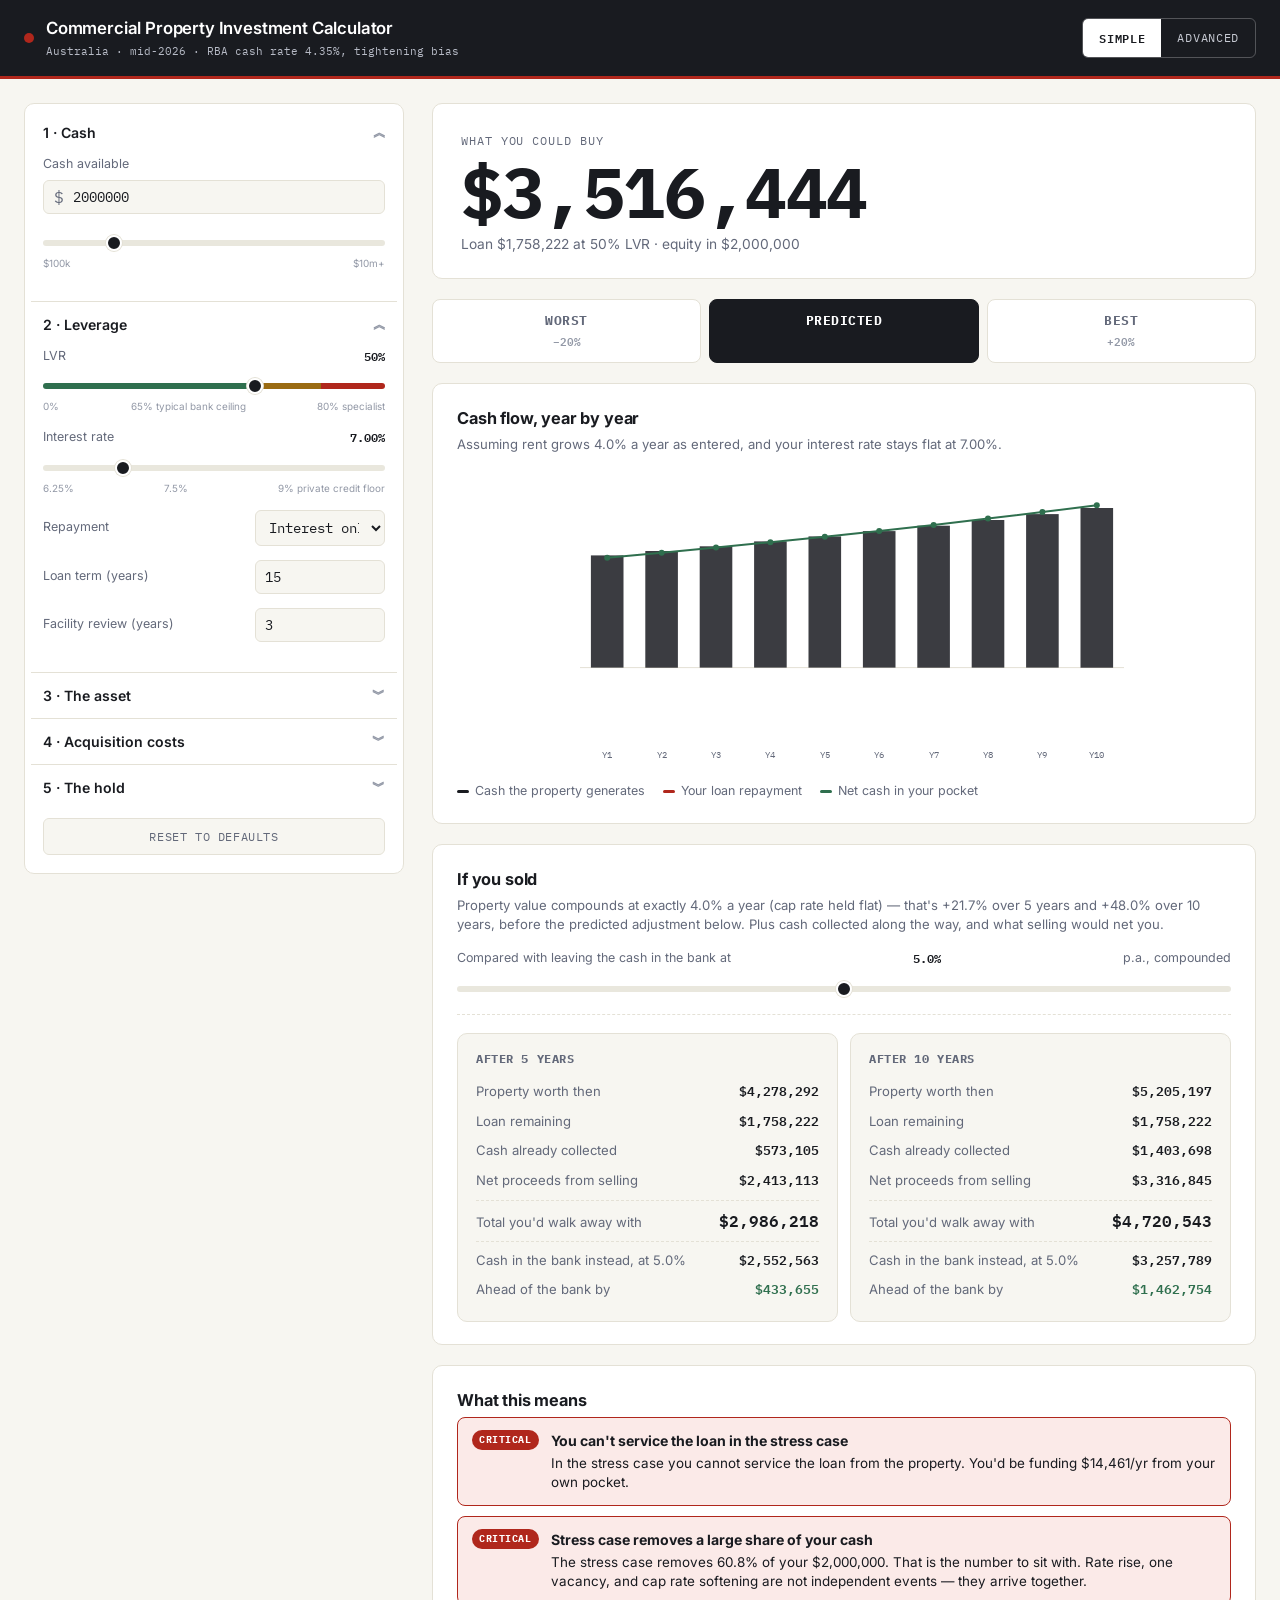
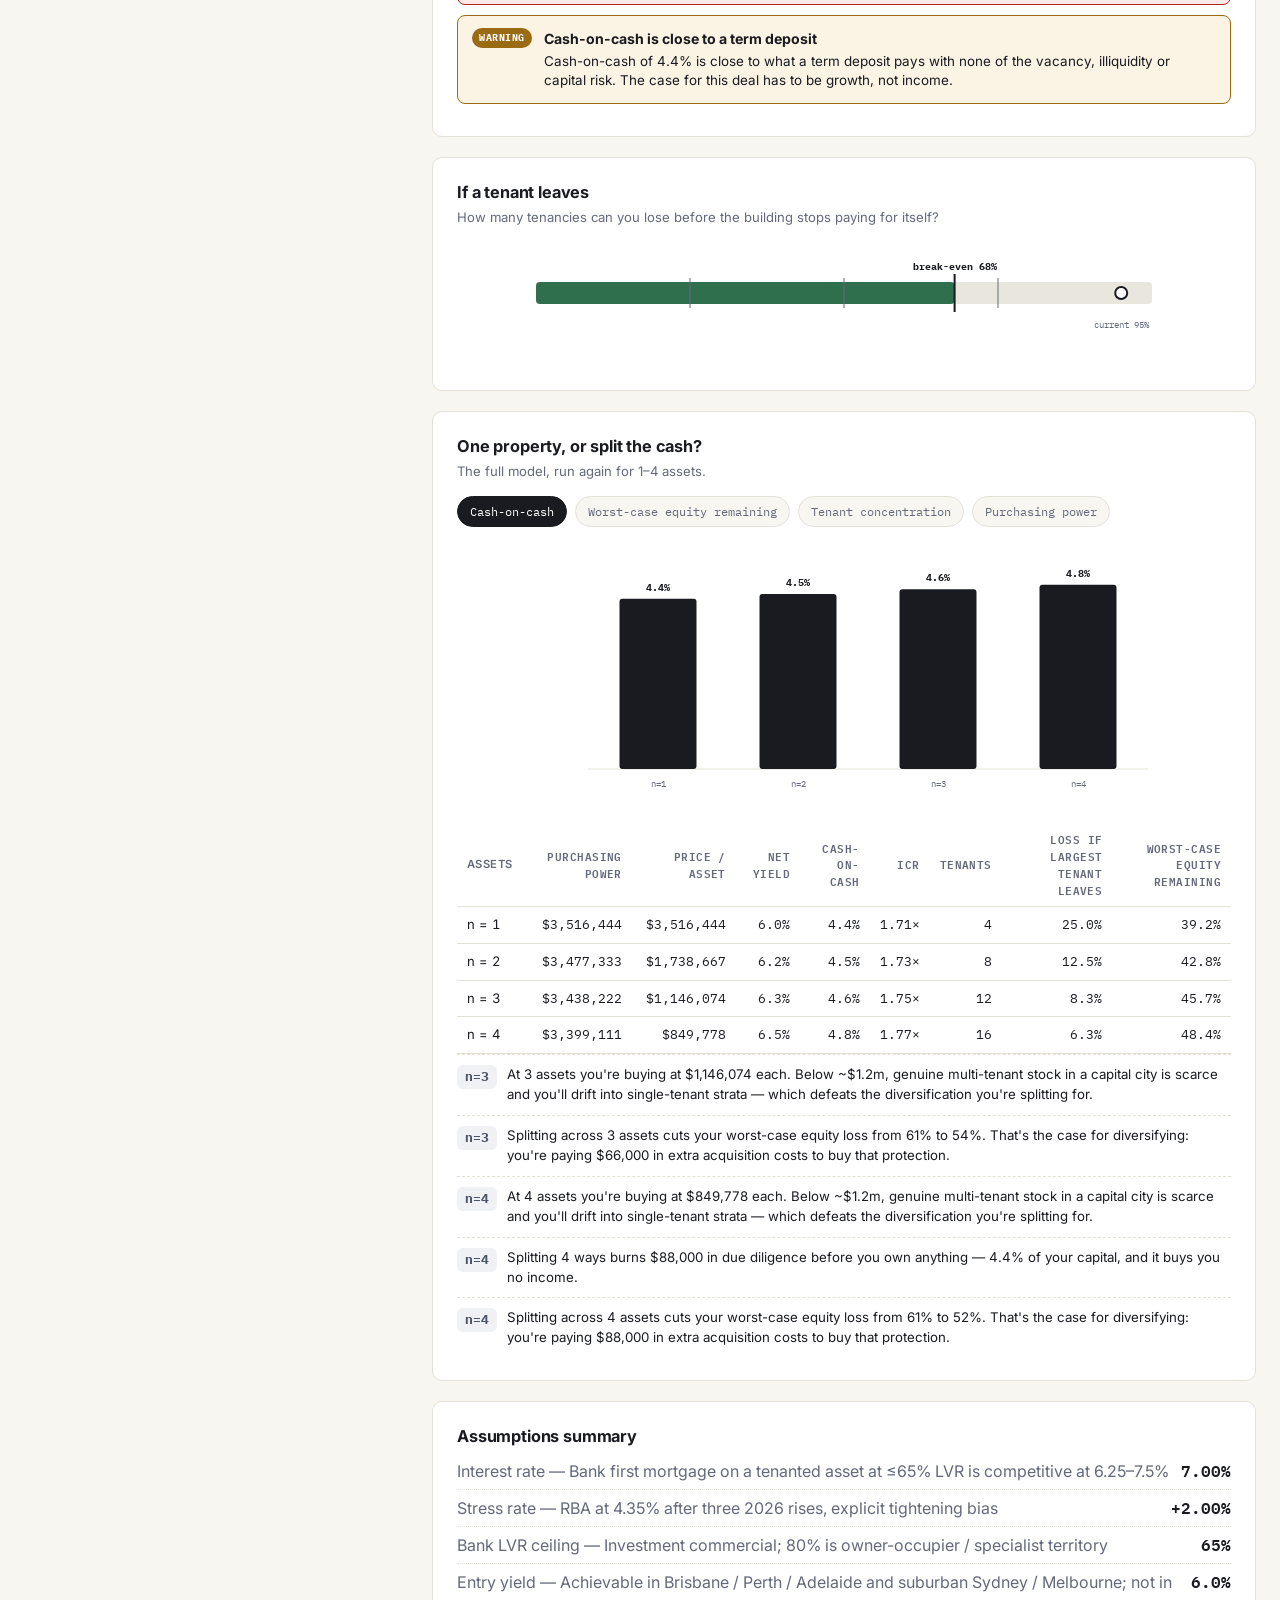
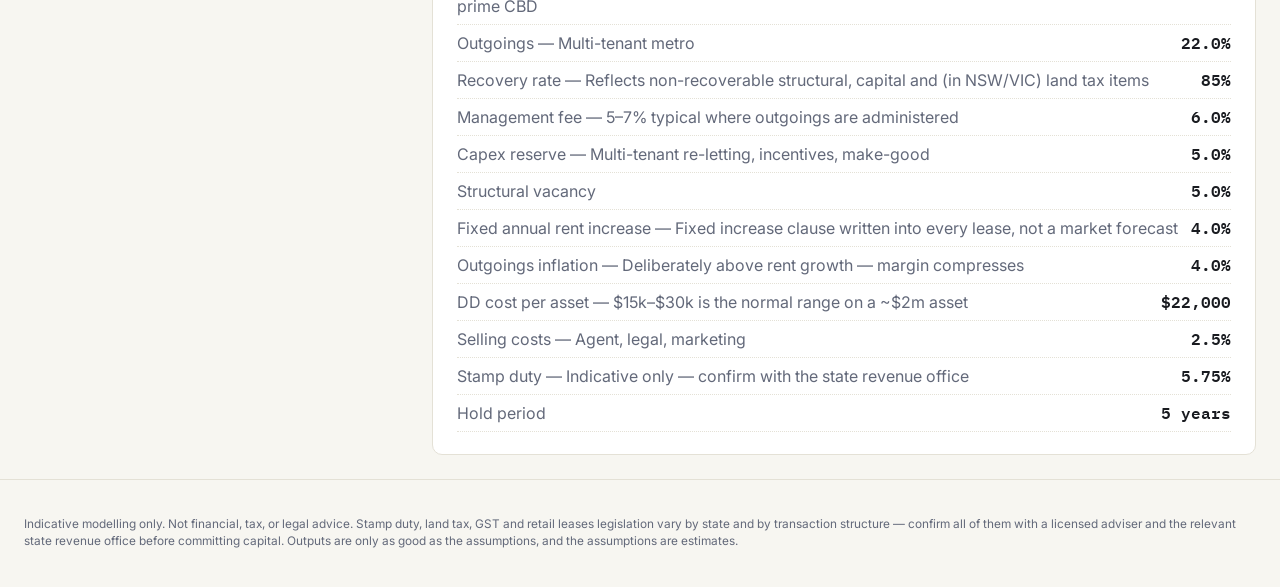
<file: commercial-calculator/index.html>
<!DOCTYPE html>
<html lang="en-AU">
<head>
<meta charset="UTF-8">
<meta name="viewport" content="width=device-width, initial-scale=1.0">
<title>Commercial Property Investment Calculator — Australia</title>
<meta name="description" content="A risk-first calculator for buying multi-tenant commercial property in Australia: what you can buy, what it pays, what happens under stress, and whether to split your cash across assets.">
<link rel="preconnect" href="https://fonts.googleapis.com">
<link href="https://fonts.googleapis.com/css2?family=IBM+Plex+Mono:wght@400;500;600;700&family=Inter:wght@400;500;600;700&display=swap" rel="stylesheet">
<link rel="stylesheet" href="style.css">
</head>
<body>

<header class="topbar">
  <div class="topbar-inner">
    <div class="brand">
      <span class="brand-mark" aria-hidden="true"></span>
      <div>
        <div class="brand-name">Commercial Property Investment Calculator</div>
        <div class="brand-sub">Australia · mid-2026 · RBA cash rate 4.35%, tightening bias</div>
      </div>
    </div>
    <div class="mode-toggle" role="group" aria-label="Calculation mode">
      <button type="button" class="mode-btn" data-mode="simple" aria-pressed="true">Simple</button>
      <button type="button" class="mode-btn" data-mode="advanced" aria-pressed="false">Advanced</button>
    </div>
  </div>
</header>

<!-- Mobile compact summary bar -->
<div class="mobile-summary" id="mobileSummary" aria-hidden="true">
  <div class="ms-item"><span class="ms-label">You could buy</span><span class="ms-value" id="msPrice">—</span></div>
  <div class="ms-item"><span class="ms-label">Cash-on-cash</span><span class="ms-value" id="msCoC">—</span></div>
  <div class="ms-item"><span class="ms-label">ICR</span><span class="ms-value" id="msICR">—</span></div>
</div>

<div class="layout">

  <!-- ============================= INPUTS ============================= -->
  <aside class="inputs" id="inputsPanel">

    <section class="accordion" data-open="true" id="grp-cash">
      <button type="button" class="accordion-head">
        <span>1 · Cash</span><span class="chev">︾</span>
      </button>
      <div class="accordion-body">
        <label class="field">
          <span class="field-label">Cash available</span>
          <div class="input-money">
            <span>$</span>
            <input type="number" id="cash" min="0" step="10000" value="2000000">
          </div>
        </label>
        <label class="field">
          <input type="range" id="cashSlider" min="100000" max="10000000" step="25000" value="2000000" class="slider" aria-label="Cash available">
          <div class="slider-ticks"><span>$100k</span><span>$10m+</span></div>
        </label>
      </div>
    </section>

    <section class="accordion" data-open="true" id="grp-leverage">
      <button type="button" class="accordion-head">
        <span>2 · Leverage</span><span class="chev">︾</span>
      </button>
      <div class="accordion-body">
        <label class="field">
          <span class="field-label">LVR <b id="lvrVal">50%</b></span>
          <input type="range" id="lvr" min="0" max="0.80" step="0.01" value="0.50" class="slider slider-lvr">
          <div class="slider-ticks">
            <span>0%</span><span class="tick-note">65% typical bank ceiling</span><span>80% specialist</span>
          </div>
        </label>
        <label class="field">
          <span class="field-label">Interest rate <b id="interestRateVal">7.00%</b></span>
          <input type="range" id="interestRate" min="0.05" max="0.14" step="0.0005" value="0.07" class="slider">
          <div class="slider-ticks"><span>6.25%</span><span>7.5%</span><span>9% private credit floor</span></div>
        </label>
        <label class="field field-inline">
          <span class="field-label">Repayment</span>
          <select id="repaymentType">
            <option value="io" selected>Interest only</option>
            <option value="pi">Principal &amp; interest</option>
          </select>
        </label>
        <label class="field field-inline">
          <span class="field-label">Loan term (years)</span>
          <input type="number" id="loanTermYears" min="1" max="30" value="15">
        </label>
        <label class="field field-inline">
          <span class="field-label">Facility review (years)</span>
          <input type="number" id="facilityReviewYears" min="1" max="15" value="3">
        </label>
      </div>
    </section>

    <section class="accordion" id="grp-asset">
      <button type="button" class="accordion-head">
        <span>3 · The asset</span><span class="chev">︾</span>
      </button>
      <div class="accordion-body">
        <label class="field field-inline">
          <span class="field-label">State</span>
          <select id="state">
            <option value="NSW">NSW</option><option value="VIC">VIC</option>
            <option value="QLD" selected>QLD</option><option value="WA">WA</option>
            <option value="SA">SA</option><option value="ACT">ACT</option>
            <option value="NT">NT</option><option value="TAS">TAS</option>
          </select>
        </label>
        <label class="field field-inline">
          <span class="field-label">Number of assets</span>
          <input type="number" id="numberOfAssets" min="1" max="4" value="1">
        </label>
        <label class="field field-inline">
          <span class="field-label">Tenants per asset</span>
          <input type="number" id="tenantsPerAsset" min="1" max="30" value="4">
        </label>
        <label class="field field-inline">
          <span class="field-label">Lease type</span>
          <select id="leaseType">
            <option value="gross">Gross</option>
            <option value="net" selected>Net</option>
            <option value="triple-net">Triple net</option>
          </select>
        </label>
        <p class="hint" id="leaseTypeHint"></p>

        <div class="simple-only">
          <label class="field">
            <span class="field-label">Target net yield <b id="netYieldVal">6.0%</b></span>
            <input type="range" id="netYield" min="0.02" max="0.12" step="0.001" value="0.06" class="slider">
          </label>
        </div>

        <div class="advanced-only" hidden>
          <label class="field">
            <span class="field-label">Gross yield <b id="grossYieldVal">7.0%</b></span>
            <input type="range" id="grossYield" min="0.02" max="0.14" step="0.001" value="0.07" class="slider">
          </label>
          <label class="field">
            <span class="field-label">Outgoings, % of base rent <b id="outgoingsPctOfRentVal">22%</b></span>
            <input type="range" id="outgoingsPctOfRent" min="0.05" max="0.45" step="0.005" value="0.22" class="slider">
          </label>
          <label class="field">
            <span class="field-label">Outgoings recovery rate <b id="outgoingsRecoveryRateVal">85%</b></span>
            <input type="range" id="outgoingsRecoveryRate" min="0" max="1" step="0.01" value="0.85" class="slider">
          </label>
          <label class="field field-check">
            <input type="checkbox" id="landTaxRecoverable" checked>
            <span>Land tax recoverable from tenants</span>
          </label>
          <p class="hint" id="landTaxHint"></p>
          <label class="field">
            <span class="field-label">Management fee <b id="managementFeePctVal">6%</b></span>
            <input type="range" id="managementFeePct" min="0" max="0.15" step="0.005" value="0.06" class="slider">
          </label>
          <label class="field">
            <span class="field-label">Capex reserve, % of rent <b id="capexReservePctVal">5%</b></span>
            <input type="range" id="capexReservePct" min="0" max="0.15" step="0.005" value="0.05" class="slider">
          </label>
          <label class="field">
            <span class="field-label">Structural vacancy <b id="structuralVacancyRateVal">5%</b></span>
            <input type="range" id="structuralVacancyRate" min="0" max="0.30" step="0.005" value="0.05" class="slider">
          </label>
        </div>

        <label class="field field-check">
          <input type="checkbox" id="retailTenancy">
          <span>One or more tenancies is retail</span>
        </label>
        <p class="hint warning" id="retailHint" hidden>State retail leases legislation overrides the lease on outgoings disclosure and recovery. Estimates must be issued annually and reconciled — some costs cannot be passed on at all.</p>

        <p class="hint">Tenanted commercial property usually sells GST-free as a going concern, but this must be confirmed in the contract. If it isn't, add 10% to the funding requirement.</p>
      </div>
    </section>

    <section class="accordion" id="grp-costs">
      <button type="button" class="accordion-head">
        <span>4 · Acquisition costs</span><span class="chev">︾</span>
      </button>
      <div class="accordion-body">
        <label class="field">
          <span class="field-label">Stamp duty <b id="stampDutyPctVal">5.75%</b></span>
          <input type="range" id="stampDutyPct" min="0.02" max="0.08" step="0.001" value="0.0575" class="slider">
        </label>
        <p class="hint">Indicative only. Confirm with the relevant state revenue office.</p>
        <label class="field">
          <span class="field-label">Legal &amp; other <b id="legalAndOtherPctVal">0.5%</b></span>
          <input type="range" id="legalAndOtherPct" min="0" max="0.02" step="0.001" value="0.005" class="slider">
        </label>
        <label class="field field-inline">
          <span class="field-label">Due diligence, per asset</span>
          <div class="input-money"><span>$</span><input type="number" id="dueDiligenceCostPerAsset" min="0" step="1000" value="22000"></div>
        </label>
      </div>
    </section>

    <section class="accordion" id="grp-hold">
      <button type="button" class="accordion-head">
        <span>5 · The hold</span><span class="chev">︾</span>
      </button>
      <div class="accordion-body">
        <label class="field">
          <span class="field-label">Hold period <b id="holdYearsVal">5 years</b></span>
          <input type="range" id="holdYears" min="1" max="15" step="1" value="5" class="slider">
          <p class="hint warning" id="holdYearsHint" hidden>Under 5 years, round-trip costs alone are roughly 8–10% of the deal.</p>
        </label>
        <label class="field">
          <span class="field-label">Fixed annual rent increase <b id="rentGrowthVal">4.0%</b></span>
          <input type="range" id="rentGrowth" min="0" max="0.08" step="0.0025" value="0.04" class="slider">
          <p class="hint">Every lease carries a fixed 4% p.a. increase clause by default — not a market forecast. This compounds through rent, NOI and exit value for every year of the hold.</p>
        </label>
        <label class="field">
          <span class="field-label">Outgoings inflation <b id="outgoingsInflationVal">4.0%</b></span>
          <input type="range" id="outgoingsInflation" min="0" max="0.10" step="0.0025" value="0.04" class="slider">
        </label>
        <label class="field">
          <span class="field-label">Exit cap rate <b id="exitCapRateVal">—</b></span>
          <input type="range" id="exitCapRate" min="0.035" max="0.10" step="0.00025" value="0.06" class="slider">
          <p class="hint" id="exitCapDeltaHint"></p>
        </label>
        <label class="field">
          <span class="field-label">Selling costs <b id="sellingCostPctVal">2.5%</b></span>
          <input type="range" id="sellingCostPct" min="0" max="0.06" step="0.0025" value="0.025" class="slider">
        </label>
      </div>
    </section>

    <button type="button" class="btn-reset" id="resetBtn">Reset to defaults</button>
  </aside>

  <!-- ============================= RESULTS ============================= -->
  <main class="results" id="resultsPanel">

    <div id="errorBanner" class="error-banner" hidden></div>

    <section class="hero-metric" id="heroMetric">
      <div class="hero-label">What you could buy</div>
      <div class="hero-value" id="heroPrice">$0</div>
      <div class="hero-sub" id="heroSub"></div>
    </section>

    <section class="simple-scenario-toggle" id="simpleScenarioToggle" role="group" aria-label="Outlook">
      <button type="button" data-scenario="worst">Worst<span>−20%</span></button>
      <button type="button" data-scenario="predicted" aria-pressed="true">Predicted</button>
      <button type="button" data-scenario="best">Best<span>+20%</span></button>
    </section>

    <section class="panel" id="simpleCashFlowPanel">
      <h2>Cash flow, year by year</h2>
      <p class="panel-sub" id="simpleCashFlowSub"></p>
      <div id="simpleCashFlowChartWrap"></div>
      <div class="legend">
        <span class="legend-item"><i class="sw sw-base"></i>Cash the property generates</span>
        <span class="legend-item"><i class="sw sw-worst"></i>Your loan repayment</span>
        <span class="legend-item"><i class="sw sw-best"></i>Net cash in your pocket</span>
      </div>
    </section>

    <section class="panel" id="sellSummaryPanel">
      <h2>If you sold</h2>
      <p class="panel-sub" id="sellSummarySub"></p>
      <label class="field bank-rate-field">
        <span class="field-label">Compared with leaving the cash in the bank at <b id="bankRateVal">5.0%</b> p.a., compounded</span>
        <input type="range" id="bankRate" min="0" max="0.10" step="0.0025" value="0.05" class="slider">
      </label>
      <div id="sellSummaryWrap"></div>
    </section>

    <section class="panel" id="advicePanel">
      <h2>What this means</h2>
      <div id="adviceList"></div>
      <button type="button" class="btn-link" id="showAllAdvice" hidden>Show all</button>
    </section>

    <section class="panel">
      <h2>If a tenant leaves</h2>
      <p class="panel-sub">How many tenancies can you lose before the building stops paying for itself?</p>
      <div id="breakEvenChartWrap"></div>
    </section>

    <section class="panel" id="portfolioModule">
      <h2>One property, or split the cash?</h2>
      <p class="panel-sub">The full model, run again for 1–4 assets.</p>
      <div class="portfolio-metric-toggle" id="portfolioMetricToggle">
        <button type="button" data-metric="cashOnCash" class="active">Cash-on-cash</button>
        <button type="button" data-metric="equityRemaining">Worst-case equity remaining</button>
        <button type="button" data-metric="concentration">Tenant concentration</button>
        <button type="button" data-metric="purchasingPower">Purchasing power</button>
      </div>
      <div id="portfolioChartWrap"></div>
      <div id="portfolioTableWrap"></div>
      <div id="portfolioRecommendations"></div>
    </section>

    <section class="panel" id="assumptionsSummary">
      <h2>Assumptions summary</h2>
      <div id="assumptionsGrid"></div>
    </section>

    <div class="advanced-only" id="advancedAnalysis" hidden>
      <div class="advanced-divider">
        <h2>Full risk analysis</h2>
        <p>For the more analytical investor: how a rate rise, a lost tenant and a softer cap rate interact — instead of a single ±20% guess.</p>
      </div>

      <section class="scenario-key" id="scenarioKey"></section>

      <section class="metric-strip" id="metricStrip"></section>

      <section class="panel">
        <h2>Equity over time</h2>
        <p class="panel-sub">Worst, base and best case. Shaded band shows the spread between them.</p>
        <div id="equityChartWrap"></div>
        <div class="legend">
          <span class="legend-item"><i class="sw sw-worst"></i>Worst</span>
          <span class="legend-item"><i class="sw sw-base"></i>Base</span>
          <span class="legend-item"><i class="sw sw-best"></i>Best</span>
        </div>
      </section>

      <section class="panel" id="exitSummaryPanel">
        <h2>At the end of your hold — worst / base / best</h2>
        <p class="panel-sub" id="exitSummarySub"></p>
        <div id="exitSummaryWrap"></div>
      </section>

      <section class="panel">
        <h2>Annual cash flow — base case</h2>
        <p class="panel-sub">Over your actual hold period, exactly as entered. NOI above the line, debt service below it, net cash flow as the line.</p>
        <div id="cashFlowChartWrap"></div>
      </section>

      <section class="panel">
        <h2>Sensitivity — rate and exit cap</h2>
        <p class="panel-sub">Equity multiple at exit. The two variables you don't control usually dominate the outcome.</p>
        <div id="sensitivityChartWrap"></div>
      </section>
    </div>

  </main>
</div>

<footer class="disclaimer">
  <p>Indicative modelling only. Not financial, tax, or legal advice. Stamp duty, land tax, GST and retail leases legislation vary by state and by transaction structure — confirm all of them with a licensed adviser and the relevant state revenue office before committing capital. Outputs are only as good as the assumptions, and the assumptions are estimates.</p>
</footer>

<div class="chart-tooltip" id="chartTooltip" hidden></div>

<script type="module" src="app.js"></script>
</body>
</html>
</file>
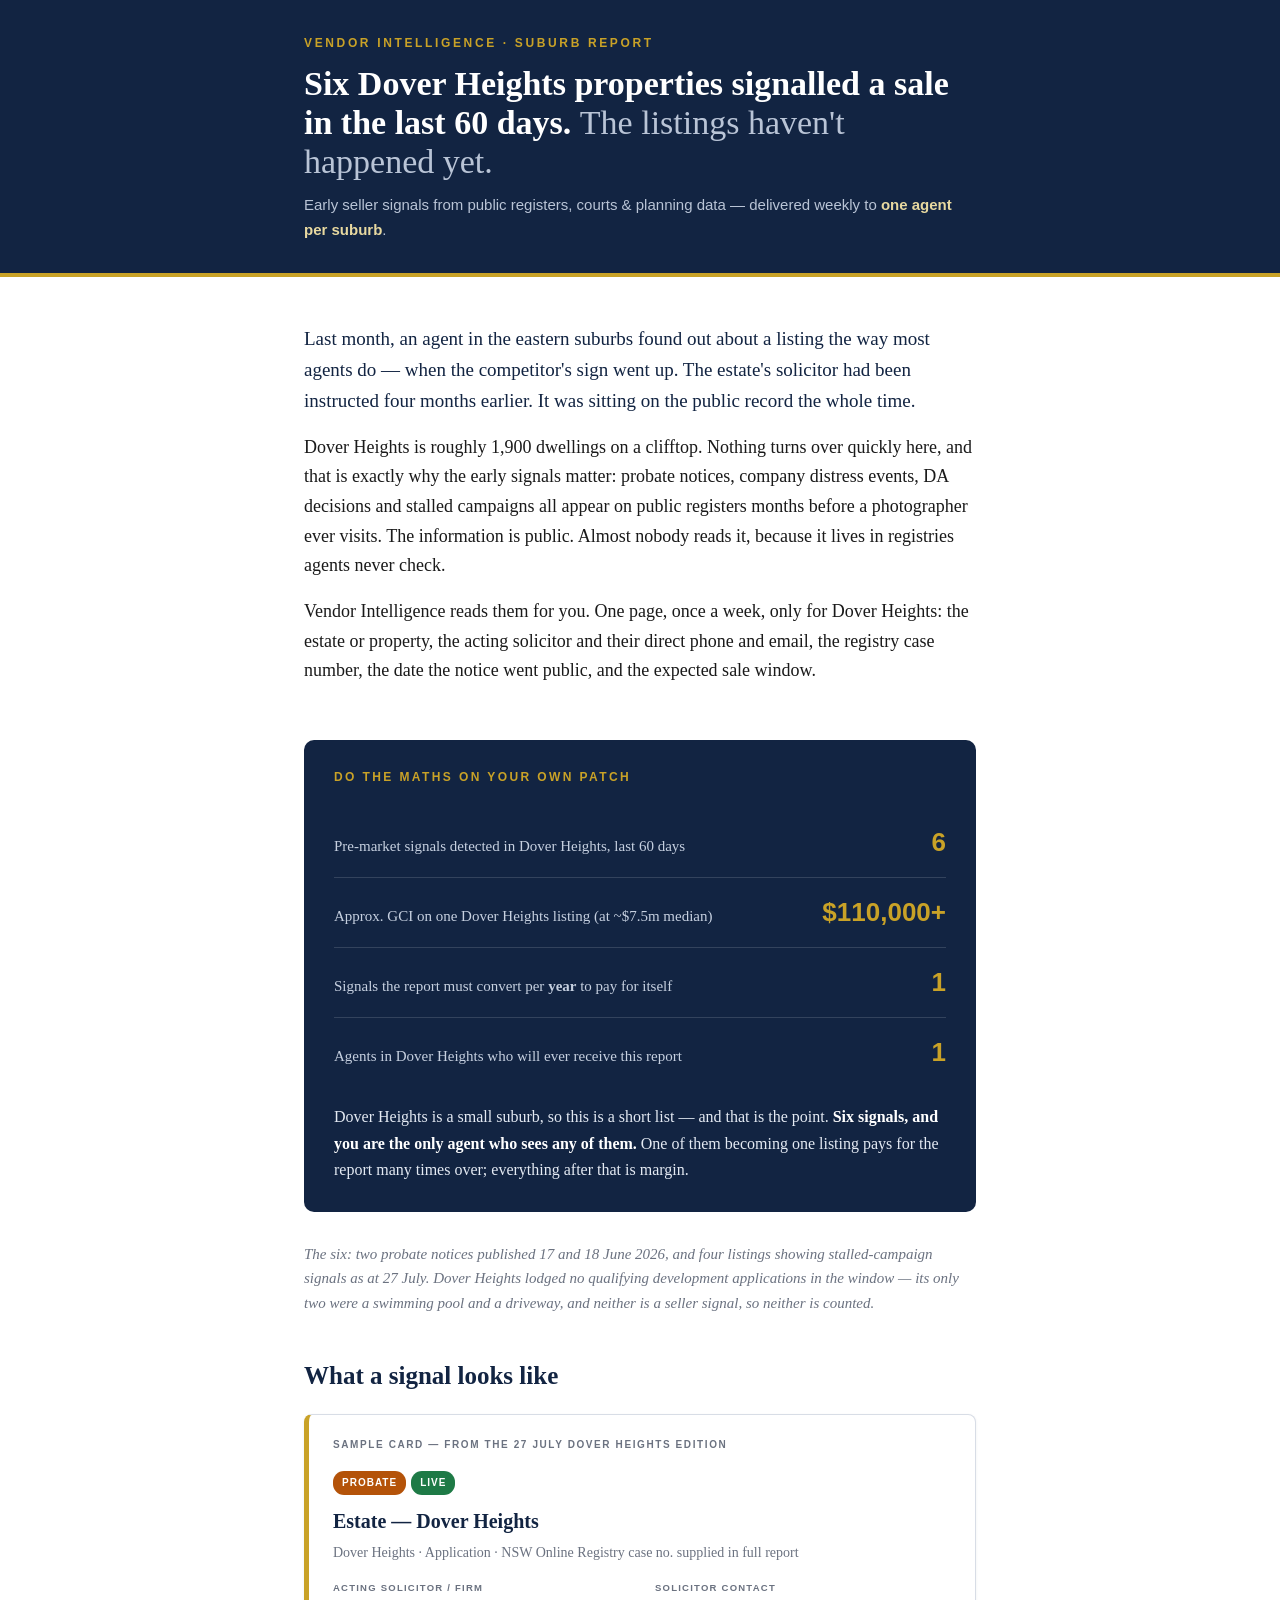
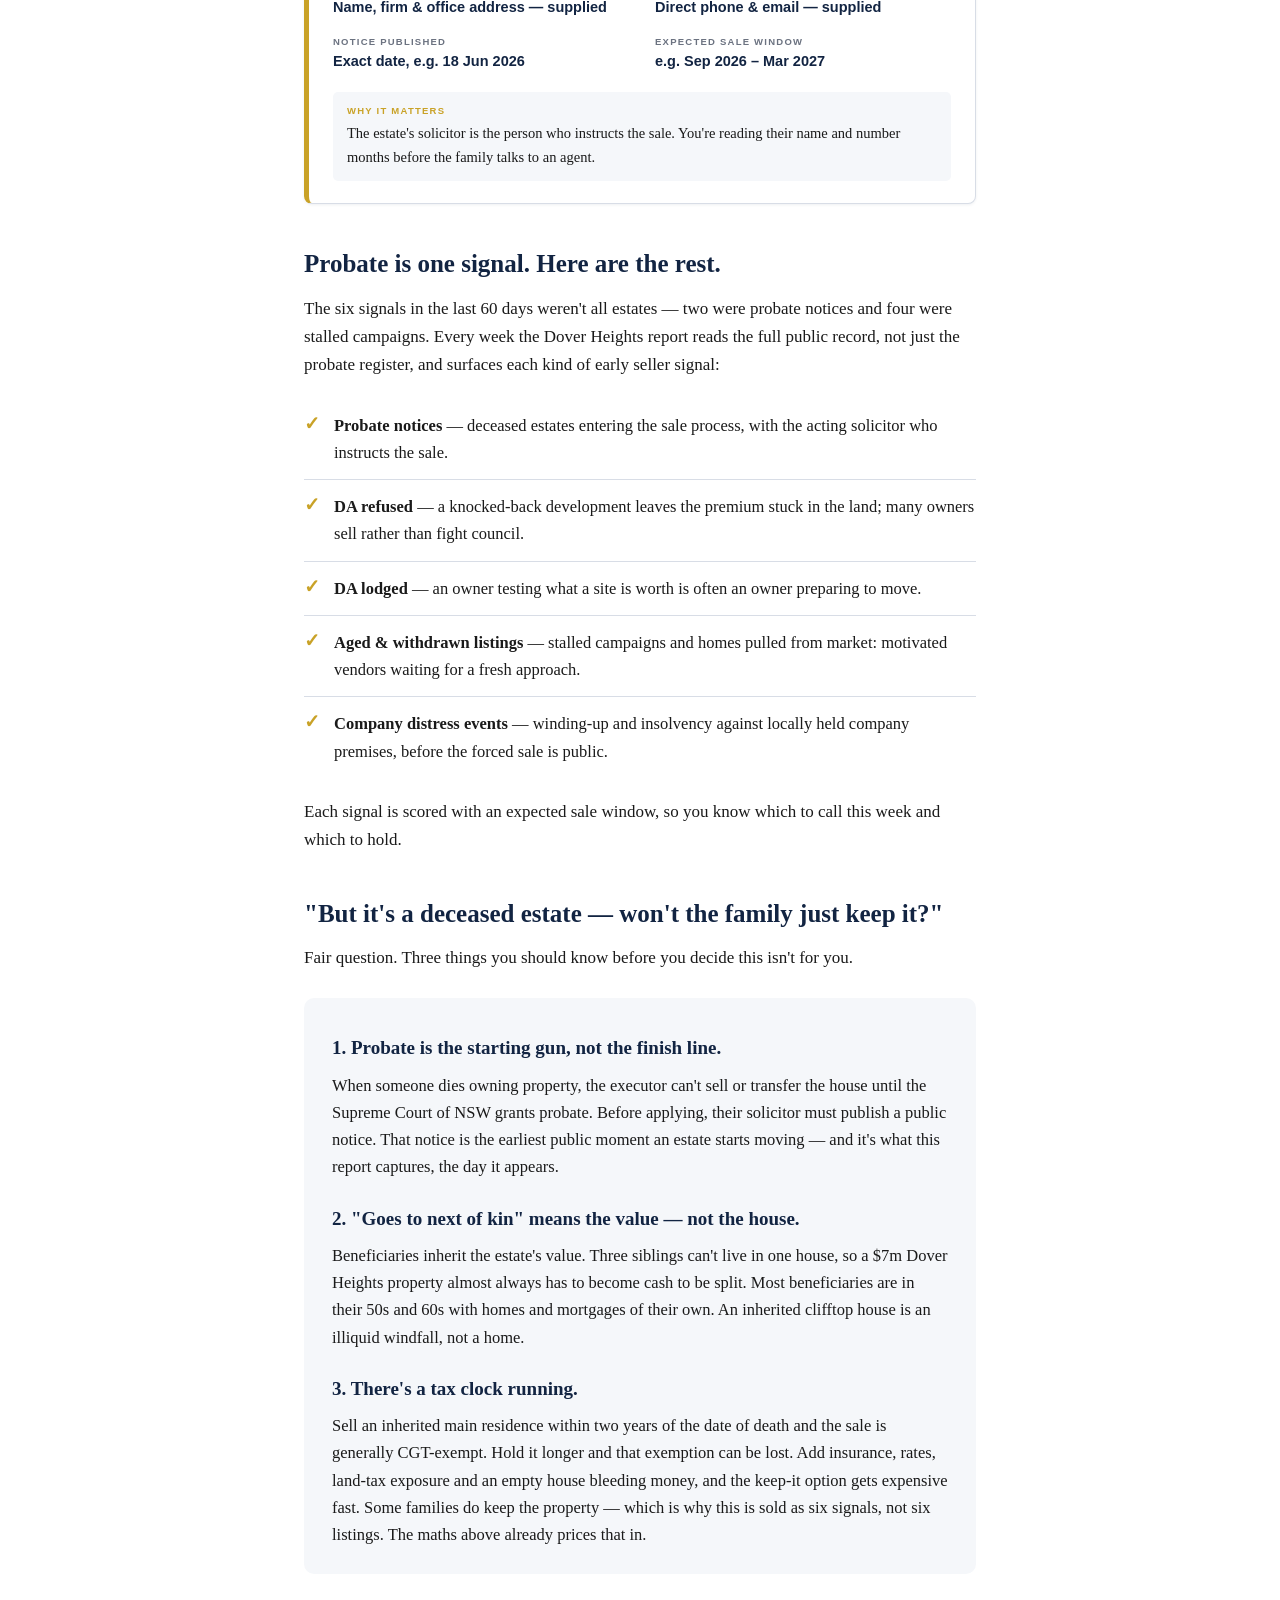
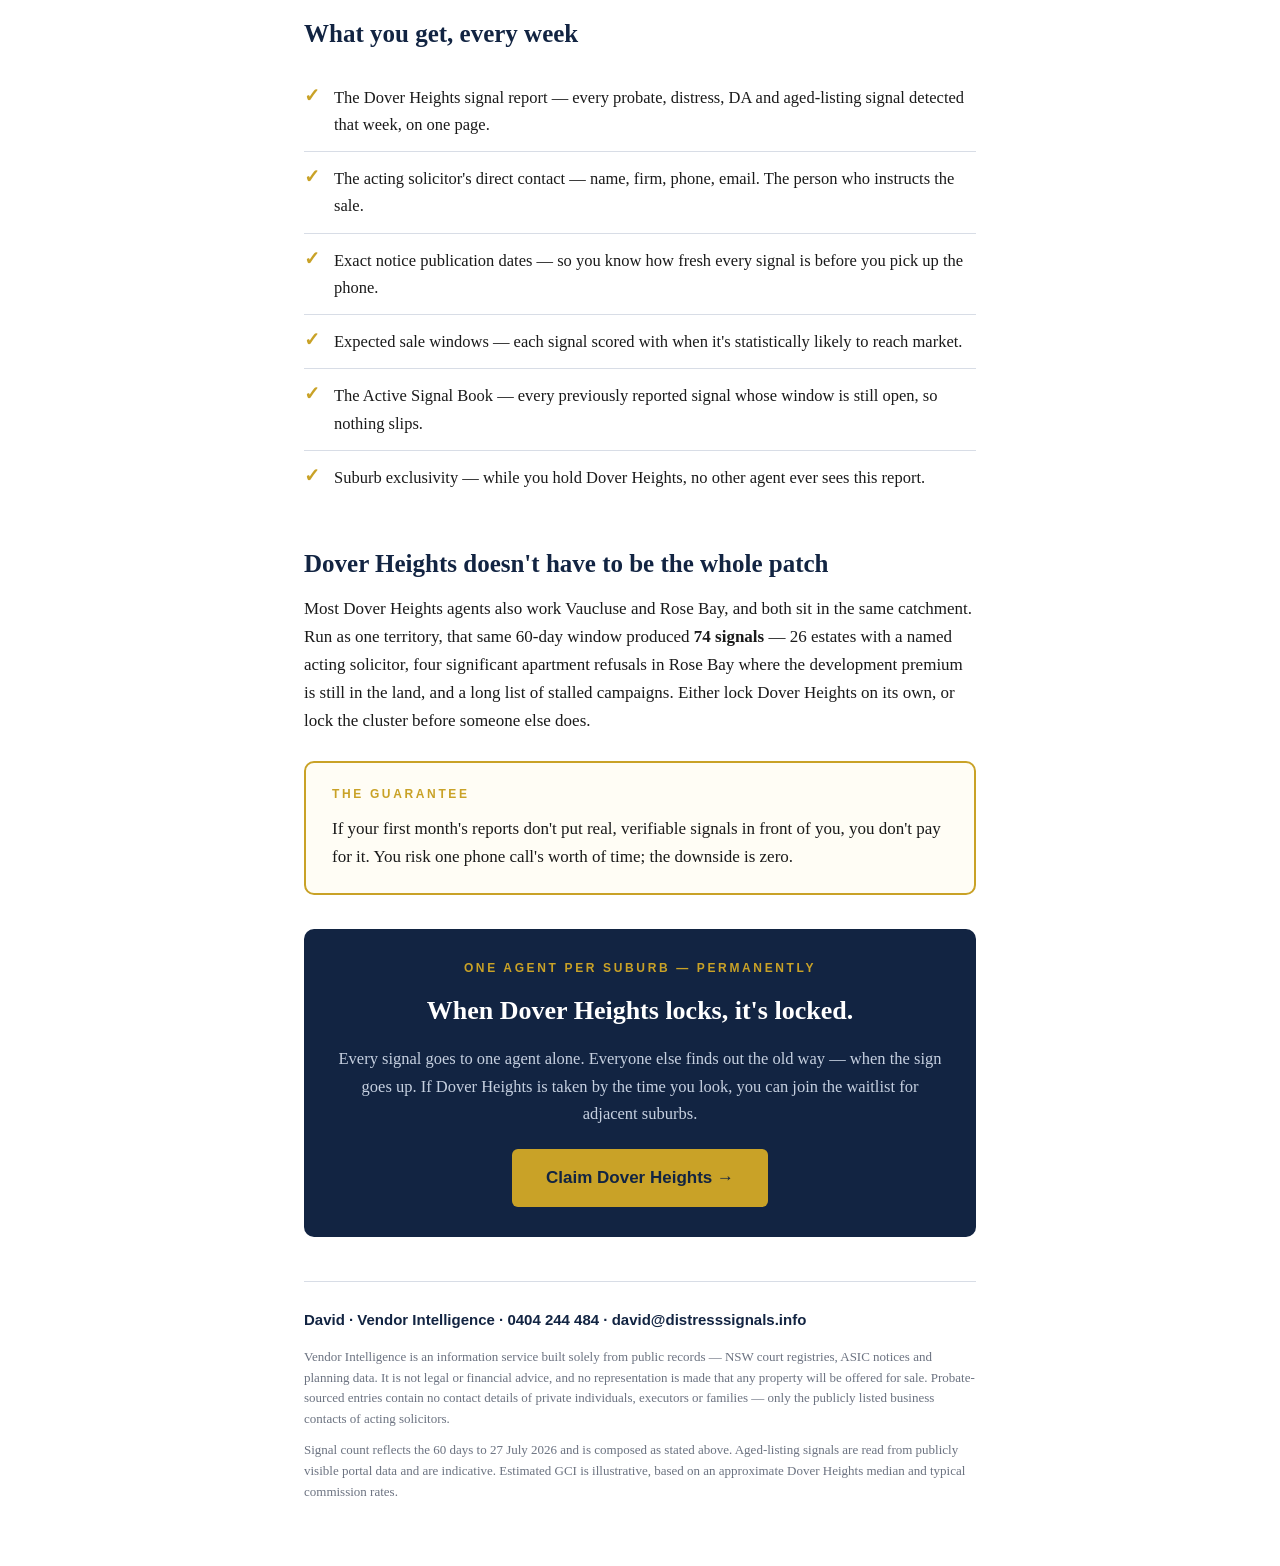
<file: dover-heights/index.html>
<!DOCTYPE html>
<html lang="en-AU">
<head>
<meta charset="utf-8">
<meta name="viewport" content="width=device-width, initial-scale=1">
<title>Vendor Intelligence — Dover Heights | Pre-Market Seller Signals</title>
<meta name="description" content="Early seller signals in Dover Heights NSW 2030 from public registers, courts and planning data — delivered weekly to one agent per suburb.">
<style>
:root{--navy:#122442;--navy2:#1B3358;--gold:#C9A227;--gold-soft:#E8D9A0;--ink:#1A1A1A;--grey:#6B7280;--line:#D8DDE6;--bg:#F5F7FA;--red:#B42318;--green:#1E7A46}
*{margin:0;padding:0;box-sizing:border-box}
body{font-family:Georgia,"Times New Roman",serif;color:var(--ink);background:#fff;line-height:1.65}
.sans{font-family:-apple-system,BlinkMacSystemFont,"Segoe UI",Helvetica,Arial,sans-serif}
.wrap{max-width:720px;margin:0 auto;padding:0 24px}
.masthead{background:var(--navy);border-bottom:4px solid var(--gold);padding:34px 0 30px}
.kicker{color:var(--gold);font-family:-apple-system,BlinkMacSystemFont,"Segoe UI",Helvetica,Arial,sans-serif;font-size:12px;font-weight:700;letter-spacing:.22em;text-transform:uppercase;margin-bottom:10px}
.masthead h1{color:#fff;font-size:34px;font-weight:700;line-height:1.15}
.masthead h1 .thin{color:#B9C4D6;font-weight:400}
.masthead .sub{color:#B9C4D6;font-size:15px;margin-top:12px;font-family:-apple-system,BlinkMacSystemFont,"Segoe UI",Helvetica,Arial,sans-serif}
.masthead .sub b{color:var(--gold-soft)}
.hero{padding:46px 0 8px}
.hero h2{font-size:30px;line-height:1.25;color:var(--navy);margin-bottom:18px}
.hero h2 em{font-style:normal;border-bottom:3px solid var(--gold)}
.hero p{font-size:18px;margin-bottom:16px}
.hero .lead{font-size:19px;color:var(--navy)}
.math{background:var(--navy);color:#fff;border-radius:10px;padding:28px 30px;margin:30px 0}
.math h3{color:var(--gold);font-family:-apple-system,BlinkMacSystemFont,"Segoe UI",Helvetica,Arial,sans-serif;font-size:12px;font-weight:700;letter-spacing:.2em;text-transform:uppercase;margin-bottom:20px}
.mrow{display:flex;justify-content:space-between;align-items:baseline;gap:18px;padding:13px 0;border-bottom:1px solid rgba(255,255,255,.14)}
.mrow:last-of-type{border-bottom:0}
.mrow .lbl{font-size:15px;color:#C6D0E0;max-width:70%}
.mrow .val{font-family:-apple-system,BlinkMacSystemFont,"Segoe UI",Helvetica,Arial,sans-serif;font-size:26px;font-weight:700;color:var(--gold);white-space:nowrap}
.math .after{margin-top:18px;font-size:16px;color:#E4EAF3}
.math .after b{color:#fff}
h3.sec{font-size:25px;color:var(--navy);margin:44px 0 14px;line-height:1.3}
p.body{font-size:17px;margin-bottom:15px}
.note{font-size:15px;color:var(--grey);font-style:italic;margin-bottom:15px}
.card{border:1px solid var(--line);border-left:5px solid var(--gold);border-radius:8px;background:#fff;box-shadow:0 1px 3px rgba(18,36,66,.07);padding:22px 24px;margin:22px 0}
.card .cardtag{font-family:-apple-system,BlinkMacSystemFont,"Segoe UI",Helvetica,Arial,sans-serif;font-size:10px;font-weight:700;letter-spacing:.16em;text-transform:uppercase;color:var(--grey);margin-bottom:14px}
.pill{display:inline-block;background:#B45309;color:#fff;font-family:-apple-system,BlinkMacSystemFont,"Segoe UI",Helvetica,Arial,sans-serif;font-size:10px;font-weight:700;letter-spacing:.1em;padding:4px 9px;border-radius:11px;text-transform:uppercase}
.pill.live{background:var(--green);margin-left:5px}
.card h4{font-size:20px;color:var(--navy);margin:10px 0 3px}
.card .meta{font-size:14px;color:var(--grey);margin-bottom:16px}
.fields{display:grid;grid-template-columns:1fr 1fr;gap:14px 26px}
.f .k{font-family:-apple-system,BlinkMacSystemFont,"Segoe UI",Helvetica,Arial,sans-serif;font-size:9.5px;font-weight:700;letter-spacing:.13em;text-transform:uppercase;color:var(--grey)}
.f .v{font-family:-apple-system,BlinkMacSystemFont,"Segoe UI",Helvetica,Arial,sans-serif;font-size:14.5px;font-weight:700;color:var(--navy)}
.f .v.dim{font-weight:400;font-style:italic;color:var(--grey)}
.why{margin-top:18px;background:var(--bg);border-radius:5px;padding:11px 14px;font-size:14.5px}
.why b{font-family:-apple-system,BlinkMacSystemFont,"Segoe UI",Helvetica,Arial,sans-serif;font-size:9.5px;font-weight:700;letter-spacing:.13em;text-transform:uppercase;color:var(--gold);display:block;margin-bottom:4px}
.obj{background:var(--bg);border-radius:10px;padding:26px 28px;margin:26px 0}
.obj h4{font-size:19px;color:var(--navy);margin:22px 0 8px}
.obj h4:first-of-type{margin-top:8px}
.obj p{font-size:16.5px}
ul.checks{list-style:none;margin:20px 0}
ul.checks li{display:flex;gap:14px;padding:13px 0;border-bottom:1px solid var(--line);font-size:16.5px}
ul.checks li:last-child{border-bottom:0}
ul.checks .tick{color:var(--gold);font-weight:700;font-size:19px;line-height:1.3}
.guar{border:2px solid var(--gold);border-radius:10px;padding:22px 26px;margin:26px 0;background:#FFFDF5}
.guar p{font-size:17px}
.excl{background:var(--navy);color:#fff;border-radius:10px;padding:30px;margin:34px 0;text-align:center}
.excl .kicker{margin-bottom:12px}
.excl h3{font-size:26px;color:#fff;margin-bottom:12px}
.excl p{color:#C6D0E0;font-size:16.5px;margin-bottom:22px}
.cta{display:inline-block;background:var(--gold);color:var(--navy);font-family:-apple-system,BlinkMacSystemFont,"Segoe UI",Helvetica,Arial,sans-serif;font-size:17px;font-weight:700;text-decoration:none;padding:15px 34px;border-radius:6px}
.cta:hover{background:#DCB63A}
footer{border-top:1px solid var(--line);margin-top:44px;padding:26px 0 54px}
footer .who{font-family:-apple-system,BlinkMacSystemFont,"Segoe UI",Helvetica,Arial,sans-serif;font-size:15px;font-weight:700;color:var(--navy);margin-bottom:14px}
footer .who a{color:var(--navy);text-decoration:none}
footer .disc{font-size:13px;color:var(--grey);line-height:1.6;margin-bottom:10px}
@media(max-width:600px){
 .masthead h1{font-size:26px}.hero h2{font-size:24px}h3.sec{font-size:21px}
 .fields{grid-template-columns:1fr}.mrow{flex-direction:column;gap:2px}
 .mrow .val{font-size:23px}.math,.obj,.excl{padding:22px 20px}
}
</style>
</head>
<body>

<div class="masthead">
  <div class="wrap">
    <div class="kicker sans">Vendor Intelligence · Suburb Report</div>
    <h1>Six Dover Heights properties signalled a sale in the last 60 days. <span class="thin">The listings haven't happened yet.</span></h1>
    <div class="sub sans">Early seller signals from public registers, courts &amp; planning data — delivered weekly to <b>one agent per suburb</b>.</div>
  </div>
</div>

<div class="wrap">

  <div class="hero">
    <p class="lead">Last month, an agent in the eastern suburbs found out about a listing the way most agents do — when the competitor's sign went up. The estate's solicitor had been instructed four months earlier. It was sitting on the public record the whole time.</p>
    <p>Dover Heights is roughly 1,900 dwellings on a clifftop. Nothing turns over quickly here, and that is exactly why the early signals matter: probate notices, company distress events, DA decisions and stalled campaigns all appear on public registers months before a photographer ever visits. The information is public. Almost nobody reads it, because it lives in registries agents never check.</p>
    <p>Vendor Intelligence reads them for you. One page, once a week, only for Dover Heights: the estate or property, the acting solicitor and their direct phone and email, the registry case number, the date the notice went public, and the expected sale window.</p>
  </div>

  <div class="math">
    <h3 class="sans">Do the maths on your own patch</h3>
    <div class="mrow"><div class="lbl">Pre-market signals detected in Dover Heights, last 60 days</div><div class="val">6</div></div>
    <div class="mrow"><div class="lbl">Approx. GCI on one Dover Heights listing (at ~$7.5m median)</div><div class="val">$110,000+</div></div>
    <div class="mrow"><div class="lbl">Signals the report must convert per <b>year</b> to pay for itself</div><div class="val">1</div></div>
    <div class="mrow"><div class="lbl">Agents in Dover Heights who will ever receive this report</div><div class="val">1</div></div>
    <p class="after">Dover Heights is a small suburb, so this is a short list — and that is the point. <b>Six signals, and you are the only agent who sees any of them.</b> One of them becoming one listing pays for the report many times over; everything after that is margin.</p>
  </div>

  <p class="note">The six: two probate notices published 17 and 18 June 2026, and four listings showing stalled-campaign signals as at 27 July. Dover Heights lodged no qualifying development applications in the window — its only two were a swimming pool and a driveway, and neither is a seller signal, so neither is counted.</p>

  <h3 class="sec">What a signal looks like</h3>

  <div class="card">
    <div class="cardtag sans">Sample card — from the 27 July Dover Heights edition</div>
    <span class="pill sans">Probate</span><span class="pill live sans">Live</span>
    <h4>Estate — Dover Heights</h4>
    <div class="meta">Dover Heights · Application · NSW Online Registry case no. supplied in full report</div>
    <div class="fields">
      <div class="f"><div class="k">Acting solicitor / firm</div><div class="v">Name, firm &amp; office address — supplied</div></div>
      <div class="f"><div class="k">Solicitor contact</div><div class="v">Direct phone &amp; email — supplied</div></div>
      <div class="f"><div class="k">Notice published</div><div class="v">Exact date, e.g. 18 Jun 2026</div></div>
      <div class="f"><div class="k">Expected sale window</div><div class="v">e.g. Sep 2026 – Mar 2027</div></div>
    </div>
    <div class="why"><b>Why it matters</b>The estate's solicitor is the person who instructs the sale. You're reading their name and number months before the family talks to an agent.</div>
  </div>

  <h3 class="sec">Probate is one signal. Here are the rest.</h3>
  <p class="body">The six signals in the last 60 days weren't all estates — two were probate notices and four were stalled campaigns. Every week the Dover Heights report reads the full public record, not just the probate register, and surfaces each kind of early seller signal:</p>
  <ul class="checks">
    <li><span class="tick">✓</span><span><b>Probate notices</b> — deceased estates entering the sale process, with the acting solicitor who instructs the sale.</span></li>
    <li><span class="tick">✓</span><span><b>DA refused</b> — a knocked-back development leaves the premium stuck in the land; many owners sell rather than fight council.</span></li>
    <li><span class="tick">✓</span><span><b>DA lodged</b> — an owner testing what a site is worth is often an owner preparing to move.</span></li>
    <li><span class="tick">✓</span><span><b>Aged &amp; withdrawn listings</b> — stalled campaigns and homes pulled from market: motivated vendors waiting for a fresh approach.</span></li>
    <li><span class="tick">✓</span><span><b>Company distress events</b> — winding-up and insolvency against locally held company premises, before the forced sale is public.</span></li>
  </ul>
  <p class="body">Each signal is scored with an expected sale window, so you know which to call this week and which to hold.</p>

  <h3 class="sec">"But it's a deceased estate — won't the family just keep it?"</h3>
  <p class="body">Fair question. Three things you should know before you decide this isn't for you.</p>

  <div class="obj">
    <h4>1. Probate is the starting gun, not the finish line.</h4>
    <p>When someone dies owning property, the executor can't sell or transfer the house until the Supreme Court of NSW grants probate. Before applying, their solicitor must publish a public notice. That notice is the earliest public moment an estate starts moving — and it's what this report captures, the day it appears.</p>
    <h4>2. "Goes to next of kin" means the value — not the house.</h4>
    <p>Beneficiaries inherit the estate's value. Three siblings can't live in one house, so a $7m Dover Heights property almost always has to become cash to be split. Most beneficiaries are in their 50s and 60s with homes and mortgages of their own. An inherited clifftop house is an illiquid windfall, not a home.</p>
    <h4>3. There's a tax clock running.</h4>
    <p>Sell an inherited main residence within two years of the date of death and the sale is generally CGT-exempt. Hold it longer and that exemption can be lost. Add insurance, rates, land-tax exposure and an empty house bleeding money, and the keep-it option gets expensive fast. Some families do keep the property — which is why this is sold as six signals, not six listings. The maths above already prices that in.</p>
  </div>

  <h3 class="sec">What you get, every week</h3>
  <ul class="checks">
    <li><span class="tick">✓</span><span>The Dover Heights signal report — every probate, distress, DA and aged-listing signal detected that week, on one page.</span></li>
    <li><span class="tick">✓</span><span>The acting solicitor's direct contact — name, firm, phone, email. The person who instructs the sale.</span></li>
    <li><span class="tick">✓</span><span>Exact notice publication dates — so you know how fresh every signal is before you pick up the phone.</span></li>
    <li><span class="tick">✓</span><span>Expected sale windows — each signal scored with when it's statistically likely to reach market.</span></li>
    <li><span class="tick">✓</span><span>The Active Signal Book — every previously reported signal whose window is still open, so nothing slips.</span></li>
    <li><span class="tick">✓</span><span>Suburb exclusivity — while you hold Dover Heights, no other agent ever sees this report.</span></li>
  </ul>

  <h3 class="sec">Dover Heights doesn't have to be the whole patch</h3>
  <p class="body">Most Dover Heights agents also work Vaucluse and Rose Bay, and both sit in the same catchment. Run as one territory, that same 60-day window produced <b>74 signals</b> — 26 estates with a named acting solicitor, four significant apartment refusals in Rose Bay where the development premium is still in the land, and a long list of stalled campaigns. Either lock Dover Heights on its own, or lock the cluster before someone else does.</p>

  <div class="guar">
    <div class="kicker sans">The guarantee</div>
    <p>If your first month's reports don't put real, verifiable signals in front of you, you don't pay for it. You risk one phone call's worth of time; the downside is zero.</p>
  </div>

  <div class="excl">
    <div class="kicker sans">One agent per suburb — permanently</div>
    <h3>When Dover Heights locks, it's locked.</h3>
    <p>Every signal goes to one agent alone. Everyone else finds out the old way — when the sign goes up. If Dover Heights is taken by the time you look, you can join the waitlist for adjacent suburbs.</p>
    <a class="cta" href="https://www.uconnect.com.au/#contact">Claim Dover Heights →</a>
  </div>

  <footer>
    <div class="who sans">David · Vendor Intelligence · <a href="tel:0404244484">0404 244 484</a> · <a href="mailto:david@distresssignals.info">david@distresssignals.info</a></div>
    <p class="disc">Vendor Intelligence is an information service built solely from public records — NSW court registries, ASIC notices and planning data. It is not legal or financial advice, and no representation is made that any property will be offered for sale. Probate-sourced entries contain no contact details of private individuals, executors or families — only the publicly listed business contacts of acting solicitors.</p>
    <p class="disc">Signal count reflects the 60 days to 27 July 2026 and is composed as stated above. Aged-listing signals are read from publicly visible portal data and are indicative. Estimated GCI is illustrative, based on an approximate Dover Heights median and typical commission rates.</p>
  </footer>

</div>
</body>
</html>
</file>
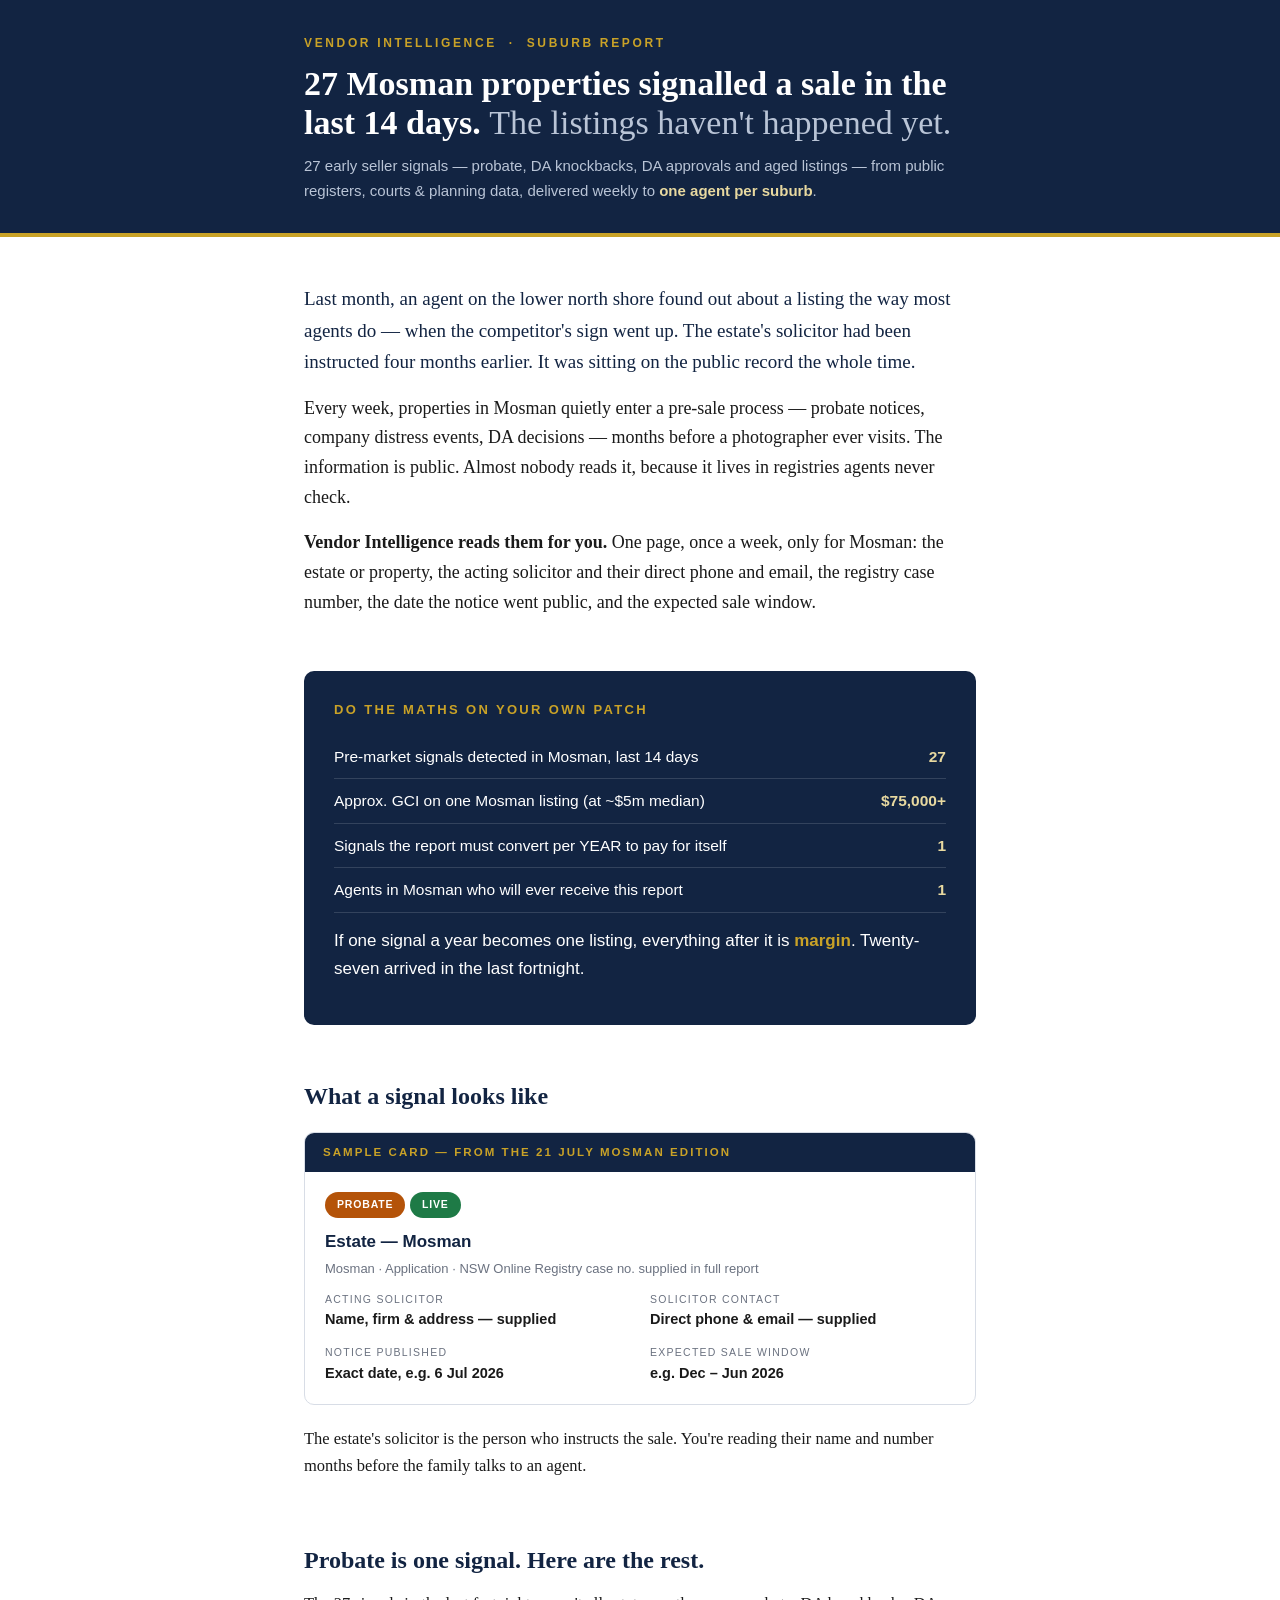
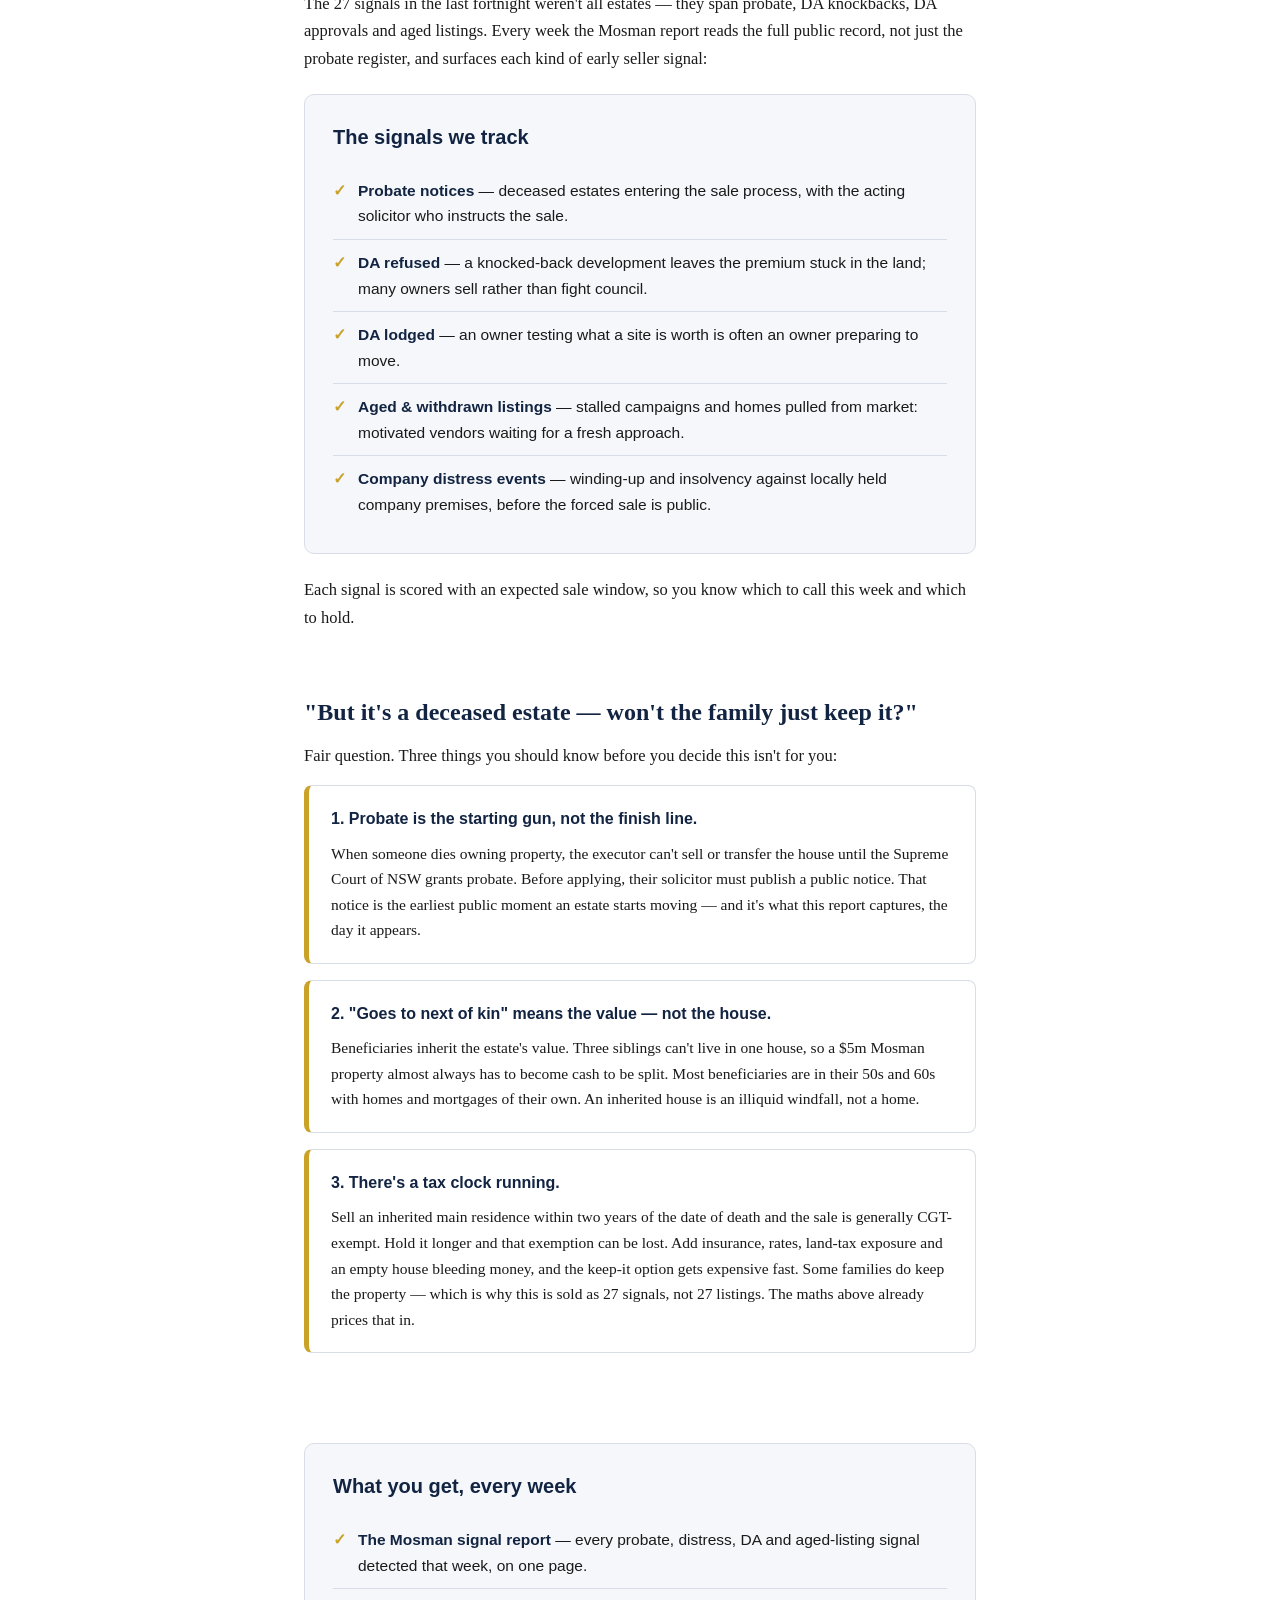
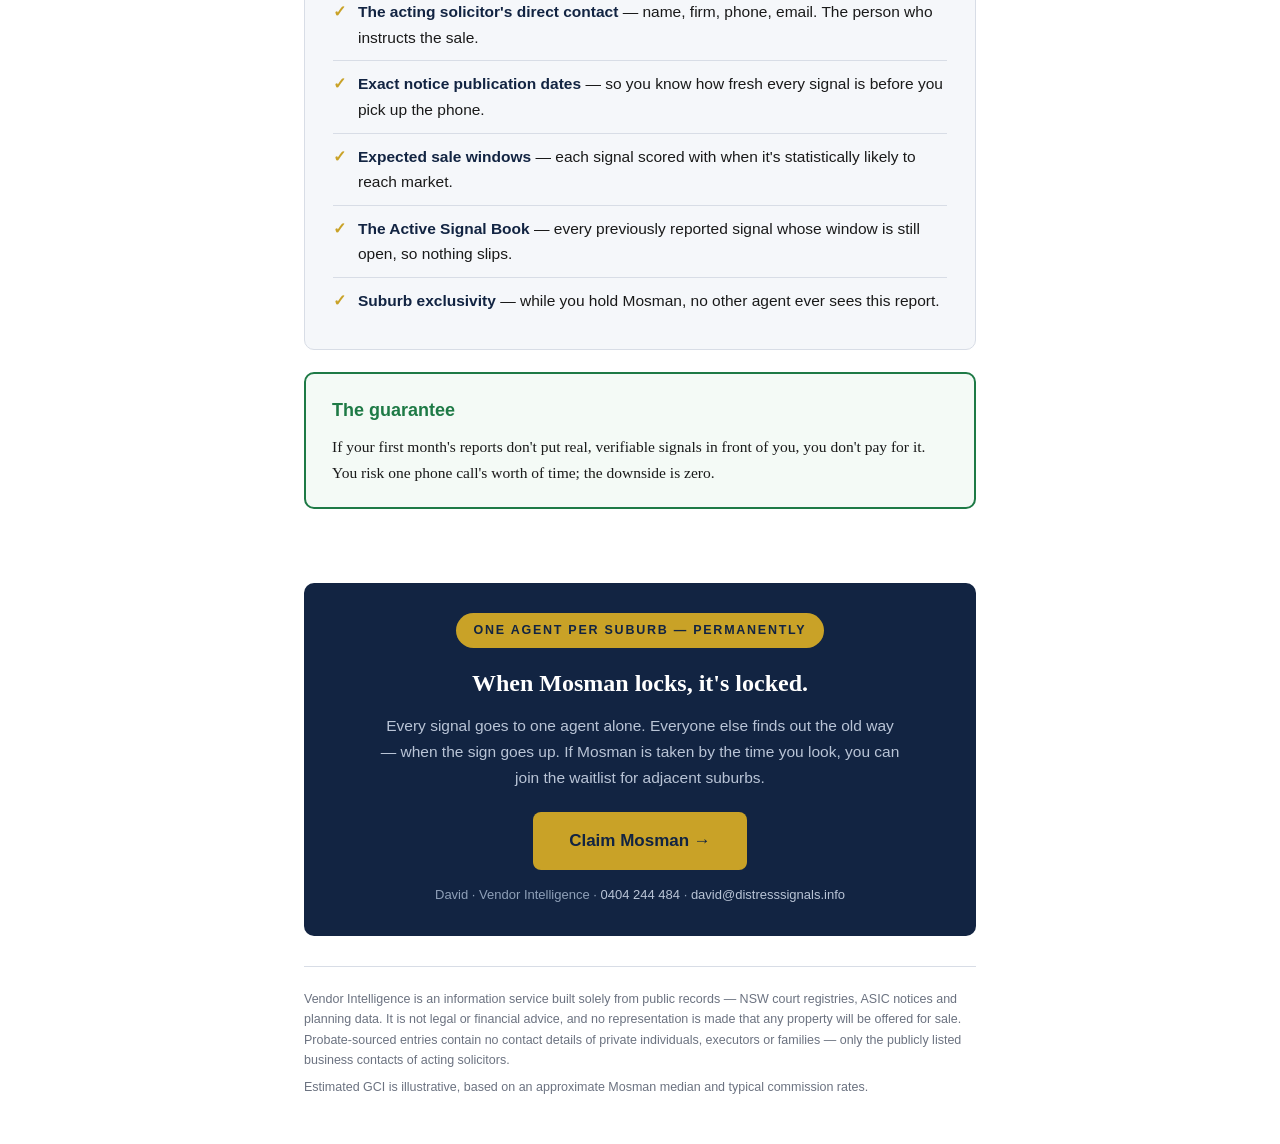
<file: mosman/index.html>
<!DOCTYPE html>
<html lang="en">
<head>
<meta charset="UTF-8">
<meta name="viewport" content="width=device-width, initial-scale=1.0">
<title>Vendor Intelligence — Mosman | 27 Pre-Market Signals in 14 Days</title>
<style>
  :root{
    --navy:#122442; --navy2:#1B3358; --gold:#C9A227; --gold-soft:#E8D9A0;
    --ink:#1A1A1A; --grey:#6B7280; --line:#D8DDE6; --bg:#F5F7FA;
    --red:#B42318; --green:#1E7A46;
  }
  *{margin:0;padding:0;box-sizing:border-box}
  body{font-family:Georgia,'Times New Roman',serif;color:var(--ink);background:#fff;line-height:1.65}
  .sans{font-family:-apple-system,BlinkMacSystemFont,'Segoe UI',Helvetica,Arial,sans-serif}
  .wrap{max-width:720px;margin:0 auto;padding:0 24px}

  /* header */
  .masthead{background:var(--navy);border-bottom:4px solid var(--gold);padding:34px 0 30px}
  .kicker{color:var(--gold);font-family:-apple-system,BlinkMacSystemFont,'Segoe UI',Helvetica,Arial,sans-serif;
    font-size:12px;font-weight:700;letter-spacing:.22em;text-transform:uppercase;margin-bottom:10px}
  .masthead h1{color:#fff;font-size:34px;font-weight:700;line-height:1.15}
  .masthead h1 .thin{color:#B9C4D6;font-weight:400}
  .masthead .sub{color:#B9C4D6;font-size:15px;margin-top:12px;font-family:-apple-system,BlinkMacSystemFont,'Segoe UI',Helvetica,Arial,sans-serif}
  .masthead .sub b{color:var(--gold-soft)}

  /* hero claim */
  .hero{padding:46px 0 8px}
  .hero h2{font-size:30px;line-height:1.25;color:var(--navy);margin-bottom:18px}
  .hero h2 em{font-style:normal;border-bottom:3px solid var(--gold)}
  .hero p{font-size:18px;margin-bottom:16px}
  .hero .lead{font-size:19px;color:var(--navy)}

  /* math block */
  .math{background:var(--navy);color:#fff;border-radius:10px;padding:28px 30px;margin:30px 0}
  .math h3{color:var(--gold);font-family:-apple-system,BlinkMacSystemFont,'Segoe UI',Helvetica,Arial,sans-serif;
    font-size:13px;letter-spacing:.18em;text-transform:uppercase;margin-bottom:14px}
  .math .row{display:flex;justify-content:space-between;gap:14px;padding:9px 0;border-bottom:1px solid rgba(255,255,255,.14);
    font-family:-apple-system,BlinkMacSystemFont,'Segoe UI',Helvetica,Arial,sans-serif;font-size:15.5px}
  .math .row:last-child{border-bottom:none}
  .math .row .v{color:var(--gold-soft);font-weight:700;text-align:right;white-space:nowrap}
  .math .punch{margin-top:14px;font-size:17px;color:#fff}
  .math .punch b{color:var(--gold)}

  /* sections */
  section{padding:26px 0}
  h2.sec{font-size:24px;color:var(--navy);margin-bottom:14px;line-height:1.3}
  p{margin-bottom:14px;font-size:16.5px}
  .rule{height:1px;background:var(--line);margin:8px 0}

  /* objection cards */
  .obj{border:1px solid var(--line);border-left:5px solid var(--gold);border-radius:8px;padding:20px 22px;margin:16px 0;background:#fff}
  .obj .q{font-family:-apple-system,BlinkMacSystemFont,'Segoe UI',Helvetica,Arial,sans-serif;
    font-weight:700;color:var(--navy);font-size:16px;margin-bottom:8px}
  .obj p{font-size:15.5px;margin-bottom:8px}
  .obj p:last-child{margin-bottom:0}

  /* stack */
  .stack{background:var(--bg);border:1px solid var(--line);border-radius:10px;padding:26px 28px;margin:22px 0}
  .stack h3{color:var(--navy);font-size:20px;margin-bottom:14px}
  .stack .item{display:flex;gap:12px;padding:10px 0;border-bottom:1px solid var(--line);font-size:15.5px;
    font-family:-apple-system,BlinkMacSystemFont,'Segoe UI',Helvetica,Arial,sans-serif}
  .stack .item:last-of-type{border-bottom:none}
  .stack .tick{color:var(--gold);font-weight:700;flex:0 0 auto}
  .stack .item b{color:var(--navy)}

  /* guarantee */
  .guar{border:2px solid var(--green);border-radius:10px;padding:22px 26px;margin:22px 0;background:#F4FAF6}
  .guar h3{color:var(--green);font-size:18px;margin-bottom:8px;
    font-family:-apple-system,BlinkMacSystemFont,'Segoe UI',Helvetica,Arial,sans-serif}
  .guar p{font-size:15.5px;margin-bottom:0}

  /* scarcity + cta */
  .scarce{background:var(--navy);border-radius:10px;padding:30px;margin:26px 0;text-align:center}
  .scarce .pill{display:inline-block;background:var(--gold);color:var(--navy);
    font-family:-apple-system,BlinkMacSystemFont,'Segoe UI',Helvetica,Arial,sans-serif;
    font-weight:800;font-size:12.5px;letter-spacing:.14em;text-transform:uppercase;
    border-radius:999px;padding:7px 18px;margin-bottom:16px}
  .scarce h3{color:#fff;font-size:24px;margin-bottom:10px}
  .scarce p{color:#B9C4D6;font-size:15.5px;max-width:520px;margin:0 auto 22px;
    font-family:-apple-system,BlinkMacSystemFont,'Segoe UI',Helvetica,Arial,sans-serif}
  .btn{display:inline-block;background:var(--gold);color:var(--navy);text-decoration:none;
    font-family:-apple-system,BlinkMacSystemFont,'Segoe UI',Helvetica,Arial,sans-serif;
    font-weight:800;font-size:17px;padding:15px 36px;border-radius:8px}
  .btn:hover{background:#d9b544}
  .scarce .after{margin-top:14px;margin-bottom:0;font-size:13px;color:#8FA0B8}

  /* sample strip */
  .sample{border:1px solid var(--line);border-radius:10px;overflow:hidden;margin:20px 0;
    font-family:-apple-system,BlinkMacSystemFont,'Segoe UI',Helvetica,Arial,sans-serif}
  .sample .bar{background:var(--navy);color:var(--gold);font-size:11.5px;font-weight:700;
    letter-spacing:.18em;text-transform:uppercase;padding:10px 18px}
  .sample .body{padding:18px 20px}
  .sample .nm{font-weight:800;color:var(--navy);font-size:17px}
  .sample .meta{color:var(--grey);font-size:13px;margin:2px 0 12px}
  .sample .grid{display:grid;grid-template-columns:1fr 1fr;gap:12px 20px}
  .sample .cell .lbl{font-size:10.5px;letter-spacing:.12em;text-transform:uppercase;color:var(--grey)}
  .sample .cell .val{font-size:14.5px;font-weight:700;color:var(--ink)}
  .sample .tagrow{margin-bottom:10px}
  .sample .tag{display:inline-block;font-size:10.5px;font-weight:800;letter-spacing:.08em;
    border-radius:999px;padding:4px 12px;color:#fff}
  .tag.probate{background:#B45309}.tag.live{background:var(--green)}

  footer{border-top:1px solid var(--line);margin-top:30px;padding:22px 0 40px;
    font-family:-apple-system,BlinkMacSystemFont,'Segoe UI',Helvetica,Arial,sans-serif;
    font-size:12.5px;color:var(--grey)}
  footer p{font-size:12.5px;margin-bottom:6px}

  @media (max-width:560px){
    .masthead h1{font-size:26px}
    .hero h2{font-size:24px}
    .sample .grid{grid-template-columns:1fr}
    .math .row{flex-direction:column;gap:2px}
    .math .row .v{text-align:left}
  }
</style>
</head>
<body>

<div class="masthead">
  <div class="wrap">
    <div class="kicker">Vendor Intelligence &nbsp;·&nbsp; Suburb Report</div>
    <h1>27 Mosman properties signalled a sale in the last 14 days. <span class="thin">The listings haven't happened yet.</span></h1>
    <div class="sub">27 early seller signals — probate, DA knockbacks, DA approvals and aged listings — from public registers, courts &amp; planning data, delivered weekly to <b>one agent per suburb</b>.</div>
  </div>
</div>

<div class="wrap">

  <div class="hero">
    <p class="lead">Last month, an agent on the lower north shore found out about a listing the way most agents do — when the competitor's sign went up. The estate's solicitor had been instructed four months earlier. It was sitting on the public record the whole time.</p>
    <p>Every week, properties in Mosman quietly enter a pre-sale process — probate notices, company distress events, DA decisions — months before a photographer ever visits. The information is public. Almost nobody reads it, because it lives in registries agents never check.</p>
    <p><strong>Vendor Intelligence reads them for you.</strong> One page, once a week, only for Mosman: the estate or property, the acting solicitor and their direct phone and email, the registry case number, the date the notice went public, and the expected sale window.</p>
  </div>

  <div class="math sans">
    <h3>Do the maths on your own patch</h3>
    <div class="row"><span>Pre-market signals detected in Mosman, last 14 days</span><span class="v">27</span></div>
    <div class="row"><span>Approx. GCI on one Mosman listing (at ~$5m median)</span><span class="v">$75,000+</span></div>
    <div class="row"><span>Signals the report must convert per YEAR to pay for itself</span><span class="v">1</span></div>
    <div class="row"><span>Agents in Mosman who will ever receive this report</span><span class="v">1</span></div>
    <p class="punch">If one signal a year becomes one listing, everything after it is <b>margin</b>. Twenty-seven arrived in the last fortnight.</p>
  </div>

  <section>
    <h2 class="sec">What a signal looks like</h2>
    <div class="sample">
      <div class="bar">Sample card — from the 21 July Mosman edition</div>
      <div class="body">
        <div class="tagrow"><span class="tag probate">PROBATE</span>&nbsp;<span class="tag live">LIVE</span></div>
        <div class="nm">Estate — Mosman</div>
        <div class="meta">Mosman · Application · NSW Online Registry case no. supplied in full report</div>
        <div class="grid">
          <div class="cell"><div class="lbl">Acting solicitor</div><div class="val">Name, firm &amp; address — supplied</div></div>
          <div class="cell"><div class="lbl">Solicitor contact</div><div class="val">Direct phone &amp; email — supplied</div></div>
          <div class="cell"><div class="lbl">Notice published</div><div class="val">Exact date, e.g. 6 Jul 2026</div></div>
          <div class="cell"><div class="lbl">Expected sale window</div><div class="val">e.g. Dec – Jun 2026</div></div>
        </div>
      </div>
    </div>
    <p>The estate's solicitor is the person who instructs the sale. You're reading their name and number months before the family talks to an agent.</p>
  </section>

  <section>
    <h2 class="sec">Probate is one signal. Here are the rest.</h2>
    <p>The 27 signals in the last fortnight weren't all estates — they span probate, DA knockbacks, DA approvals and aged listings. Every week the Mosman report reads the full public record, not just the probate register, and surfaces each kind of early seller signal:</p>
    <div class="stack sans">
      <h3>The signals we track</h3>
      <div class="item"><span class="tick">✓</span><span><b>Probate notices</b> — deceased estates entering the sale process, with the acting solicitor who instructs the sale.</span></div>
      <div class="item"><span class="tick">✓</span><span><b>DA refused</b> — a knocked-back development leaves the premium stuck in the land; many owners sell rather than fight council.</span></div>
      <div class="item"><span class="tick">✓</span><span><b>DA lodged</b> — an owner testing what a site is worth is often an owner preparing to move.</span></div>
      <div class="item"><span class="tick">✓</span><span><b>Aged &amp; withdrawn listings</b> — stalled campaigns and homes pulled from market: motivated vendors waiting for a fresh approach.</span></div>
      <div class="item"><span class="tick">✓</span><span><b>Company distress events</b> — winding-up and insolvency against locally held company premises, before the forced sale is public.</span></div>
    </div>
    <p>Each signal is scored with an expected sale window, so you know which to call this week and which to hold.</p>
  </section>

  <section>
    <h2 class="sec">"But it's a deceased estate — won't the family just keep it?"</h2>
    <p>Fair question. Three things you should know before you decide this isn't for you:</p>

    <div class="obj">
      <div class="q">1. Probate is the starting gun, not the finish line.</div>
      <p>When someone dies owning property, the executor can't sell or transfer the house until the Supreme Court of NSW grants probate. Before applying, their solicitor must publish a public notice. That notice is the earliest public moment an estate starts moving — and it's what this report captures, the day it appears.</p>
    </div>

    <div class="obj">
      <div class="q">2. "Goes to next of kin" means the value — not the house.</div>
      <p>Beneficiaries inherit the estate's value. Three siblings can't live in one house, so a $5m Mosman property almost always has to become cash to be split. Most beneficiaries are in their 50s and 60s with homes and mortgages of their own. An inherited house is an illiquid windfall, not a home.</p>
    </div>

    <div class="obj">
      <div class="q">3. There's a tax clock running.</div>
      <p>Sell an inherited main residence within two years of the date of death and the sale is generally CGT-exempt. Hold it longer and that exemption can be lost. Add insurance, rates, land-tax exposure and an empty house bleeding money, and the keep-it option gets expensive fast. Some families do keep the property — which is why this is sold as 27 signals, not 27 listings. The maths above already prices that in.</p>
    </div>
  </section>

  <section>
    <div class="stack sans">
      <h3>What you get, every week</h3>
      <div class="item"><span class="tick">✓</span><span><b>The Mosman signal report</b> — every probate, distress, DA and aged-listing signal detected that week, on one page.</span></div>
      <div class="item"><span class="tick">✓</span><span><b>The acting solicitor's direct contact</b> — name, firm, phone, email. The person who instructs the sale.</span></div>
      <div class="item"><span class="tick">✓</span><span><b>Exact notice publication dates</b> — so you know how fresh every signal is before you pick up the phone.</span></div>
      <div class="item"><span class="tick">✓</span><span><b>Expected sale windows</b> — each signal scored with when it's statistically likely to reach market.</span></div>
      <div class="item"><span class="tick">✓</span><span><b>The Active Signal Book</b> — every previously reported signal whose window is still open, so nothing slips.</span></div>
      <div class="item"><span class="tick">✓</span><span><b>Suburb exclusivity</b> — while you hold Mosman, no other agent ever sees this report.</span></div>
    </div>

    <div class="guar">
      <h3>The guarantee</h3>
      <p>If your first month's reports don't put real, verifiable signals in front of you, you don't pay for it. You risk one phone call's worth of time; the downside is zero.</p>
    </div>
  </section>

  <div class="scarce">
    <span class="pill sans">One agent per suburb — permanently</span>
    <h3>When Mosman locks, it's locked.</h3>
    <p>Every signal goes to one agent alone. Everyone else finds out the old way — when the sign goes up. If Mosman is taken by the time you look, you can join the waitlist for adjacent suburbs.</p>
    <a class="btn" href="https://www.uconnect.com.au/#contact">Claim Mosman&nbsp;→</a>
    <p class="after">David · Vendor Intelligence · <a href="tel:+61404244484" style="color:#B9C4D6;text-decoration:none">0404 244 484</a> · <a href="mailto:david@distresssignals.info" style="color:#B9C4D6;text-decoration:none">david@distresssignals.info</a></p>
  </div>

  <footer>
    <p>Vendor Intelligence is an information service built solely from public records — NSW court registries, ASIC notices and planning data. It is not legal or financial advice, and no representation is made that any property will be offered for sale. Probate-sourced entries contain no contact details of private individuals, executors or families — only the publicly listed business contacts of acting solicitors.</p>
    <p>Estimated GCI is illustrative, based on an approximate Mosman median and typical commission rates.</p>
  </footer>

</div>
</body>
</html>
</file>
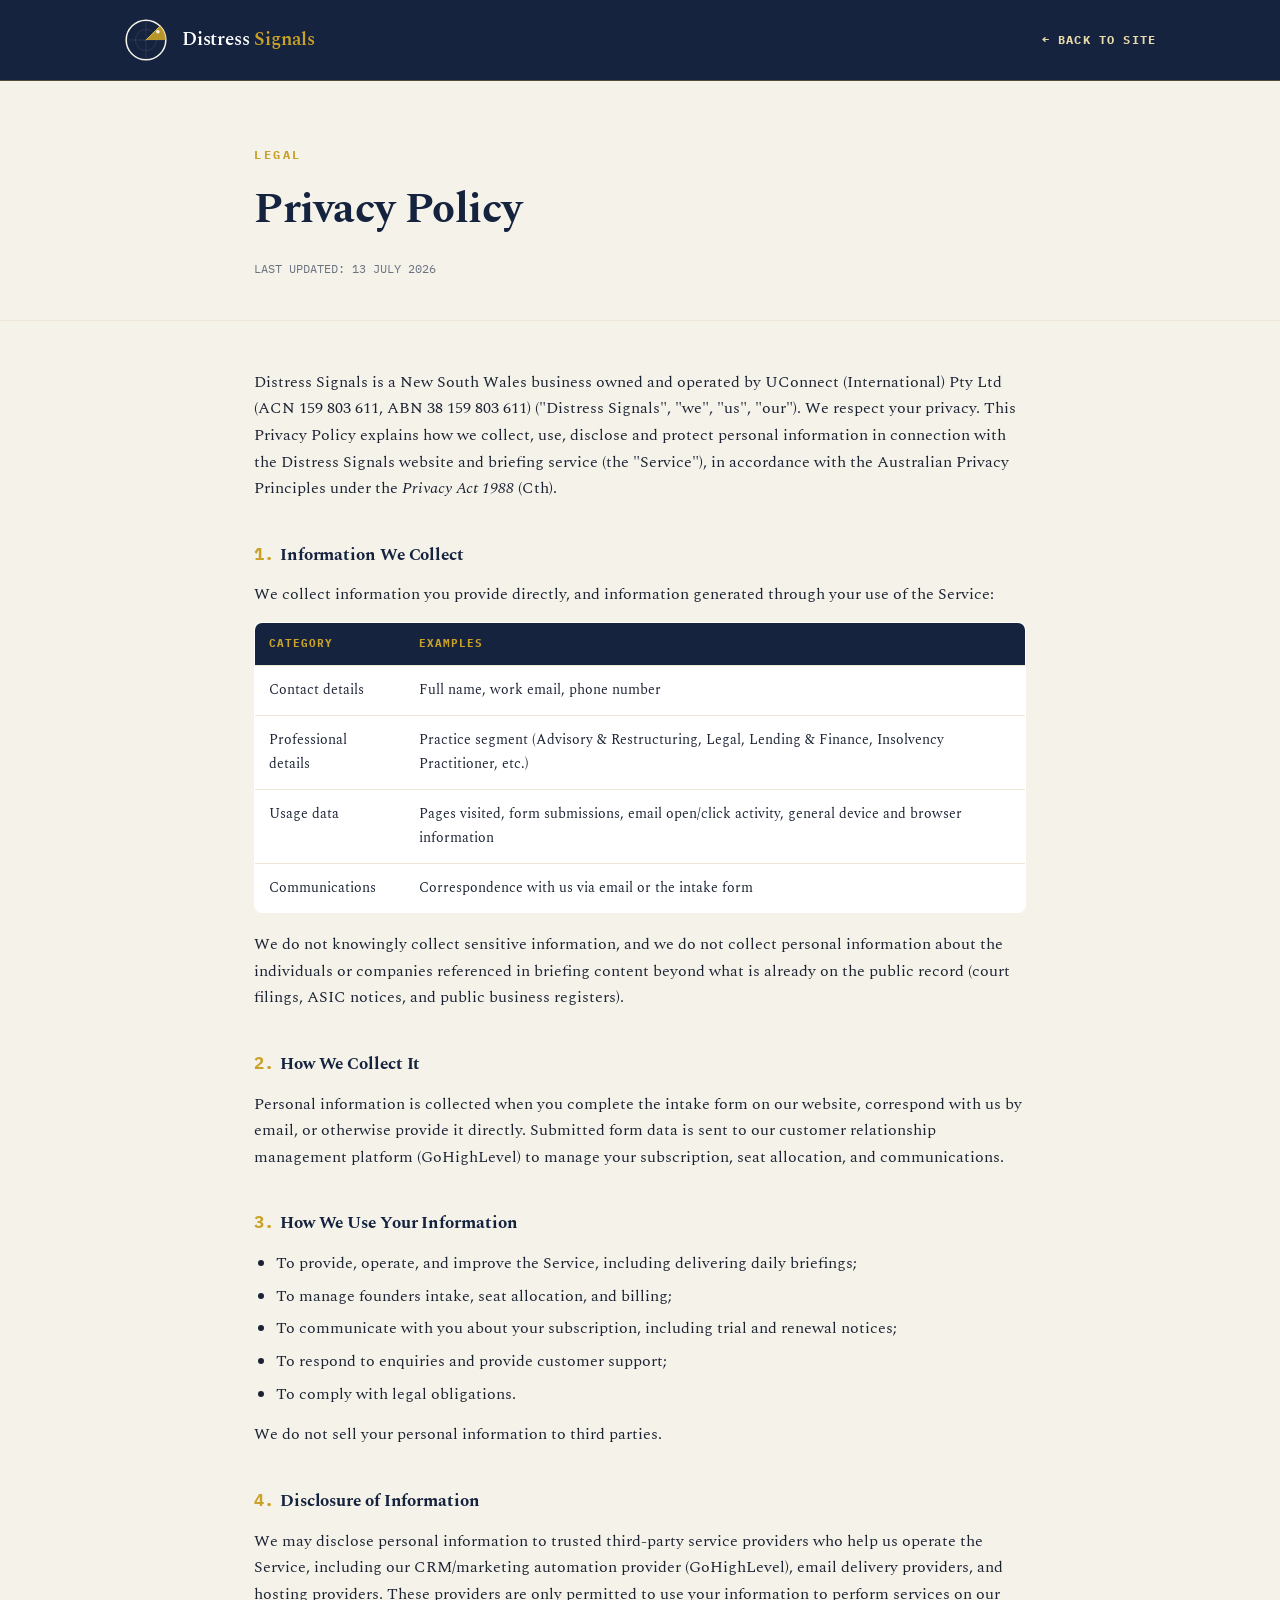
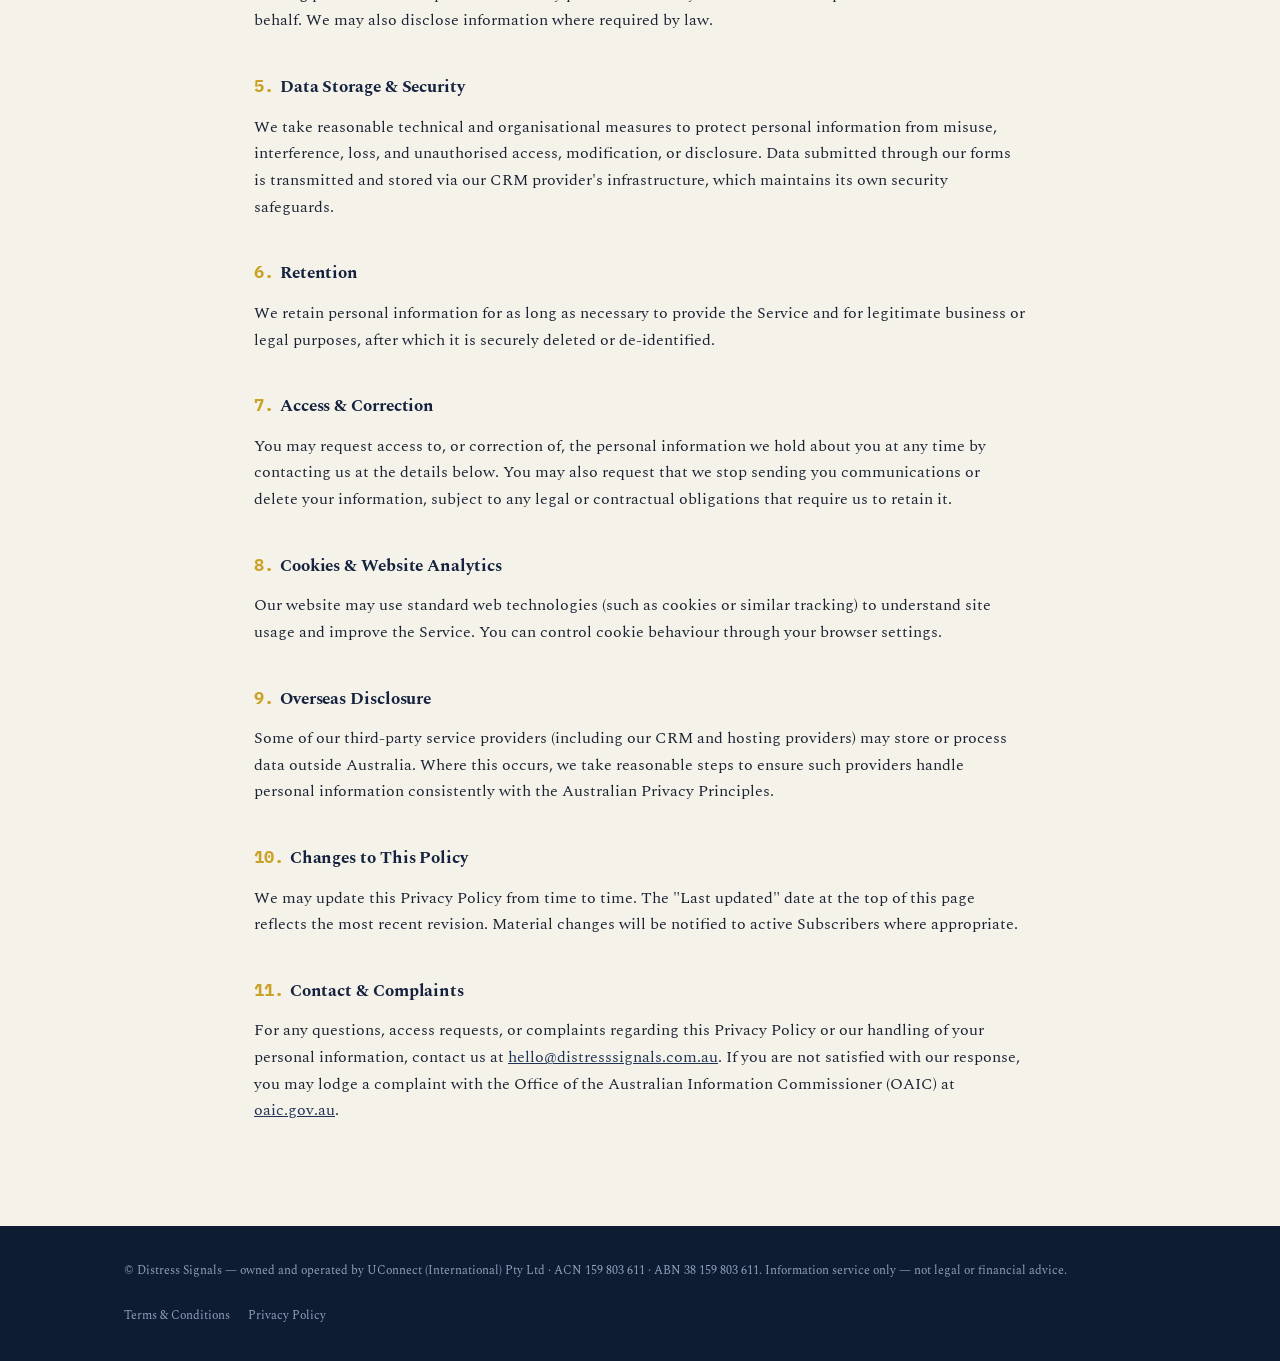
<file: privacy.html>
<!DOCTYPE html>
<html lang="en">
<head>
<meta charset="UTF-8">
<meta name="viewport" content="width=device-width, initial-scale=1.0">
<title>Privacy Policy — Distress Signals</title>
<meta name="description" content="Privacy policy for Distress Signals — how we collect, use and protect your information.">
<meta name="robots" content="noindex">
<link rel="preconnect" href="https://fonts.googleapis.com">
<link href="https://fonts.googleapis.com/css2?family=IBM+Plex+Mono:wght@400;500;600;700&family=Spectral:ital,wght@0,400;0,500;0,600;0,700;1,400&display=swap" rel="stylesheet">
<style>
  :root{
    --navy:#15233F; --navy2:#1E3255; --gold:#C9A227; --gold-soft:#E7D9A8;
    --paper:#F5F2EA; --ink:#1B2333; --grey:#6B7280; --line:#EEE7D8;
    --live:#1E7A46; --petition:#B42318;
    --display:'Spectral',Georgia,serif; --serif:'Spectral',Georgia,serif; --mono:'IBM Plex Mono',Menlo,monospace;
  }
  *{margin:0;padding:0;box-sizing:border-box}
  body{font-family:var(--serif);color:var(--ink);background:var(--paper);line-height:1.7}
  a{color:var(--navy2)}
  .wrap{max-width:820px;margin:0 auto;padding:0 24px}
  .eyebrow{font-family:var(--mono);font-weight:700;font-size:.72rem;letter-spacing:.22em;text-transform:uppercase;color:var(--gold)}

  .topbar{background:var(--navy);border-bottom:1px solid rgba(201,162,39,.35)}
  .topbar .wrap{display:flex;align-items:center;justify-content:space-between;padding-top:18px;padding-bottom:18px;max-width:1080px}
  .brand{display:flex;align-items:center;gap:14px;text-decoration:none}
  .brand-name{font-family:var(--display);font-weight:600;font-size:1.2rem;letter-spacing:-.01em;color:#fff}
  .brand-name span{color:var(--gold)}
  .mark{width:44px;height:44px;flex:none}
  .mark .sweep{transform-box:view-box;transform-origin:50px 50px;animation:radarsweep 6s linear infinite}
  @keyframes radarsweep{to{transform:rotate(360deg)}}
  @media (prefers-reduced-motion: reduce){.mark .sweep{animation:none}}
  .back{font-family:var(--mono);font-weight:700;font-size:.72rem;letter-spacing:.1em;text-transform:uppercase;color:var(--gold-soft);text-decoration:none}
  .back:hover{color:var(--gold)}

  .legal-head{padding:64px 0 40px;border-bottom:1px solid var(--line)}
  .legal-head h1{font-family:var(--display);font-weight:700;font-size:clamp(1.9rem,4vw,2.6rem);color:var(--navy);letter-spacing:-.01em;margin-top:10px}
  .legal-head .updated{font-family:var(--mono);font-size:.75rem;color:var(--grey);margin-top:14px}

  main{padding:48px 0 88px}
  main h2{font-family:var(--display);font-weight:700;font-size:1.05rem;color:var(--navy);margin:38px 0 12px;letter-spacing:-.005em}
  main h2:first-child{margin-top:0}
  main p{margin:0 0 14px;color:var(--ink);font-size:.98rem}
  main ul{margin:0 0 14px 22px;color:var(--ink);font-size:.98rem}
  main li{margin:6px 0}
  main strong{color:var(--navy)}
  .num{font-family:var(--mono);color:var(--gold);margin-right:6px}

  table{width:100%;border-collapse:collapse;background:#fff;border:1px solid var(--line);border-radius:8px;overflow:hidden;margin:0 0 18px;font-size:.9rem}
  th,td{padding:12px 14px;text-align:left;border-bottom:1px solid var(--line);vertical-align:top}
  thead th{font-family:var(--mono);font-weight:700;font-size:.66rem;letter-spacing:.1em;text-transform:uppercase;background:var(--navy);color:var(--gold)}
  tr:last-child td{border-bottom:none}
  td{color:var(--ink)}

  footer{background:#0D1B33;color:#8FA0B8;padding:34px 0;font-size:.78rem}
  footer .wrap{display:flex;justify-content:space-between;gap:24px;flex-wrap:wrap;max-width:1080px}
  footer a{color:#8FA0B8;text-decoration:none}
  footer a:hover{color:var(--gold)}
  .footer-links{display:flex;gap:18px}

  @media(max-width:600px){
    footer .wrap{flex-direction:column}
    table{display:block;overflow-x:auto}
  }
</style>
</head>
<body>

<div class="topbar">
  <div class="wrap">
    <a class="brand" href="index.html" aria-label="Distress Signals home">
      <svg class="mark" viewBox="0 0 100 100" role="img" aria-label="Distress Signals mark">
        <circle cx="50" cy="50" r="45" fill="none" stroke="#F5F2EA" stroke-width="3.5"/>
        <circle cx="50" cy="50" r="24" fill="none" stroke="#F5F2EA" stroke-width="1" opacity=".22"/>
        <line x1="50" y1="7" x2="50" y2="93" stroke="#F5F2EA" stroke-width="1" opacity=".22"/>
        <line x1="7" y1="50" x2="93" y2="50" stroke="#F5F2EA" stroke-width="1" opacity=".22"/>
        <g class="sweep">
          <path d="M 50 50 L 95 50 A 45 45 0 0 0 81.8 18.2 Z" fill="#C9A227" opacity=".9"/>
          <line x1="50" y1="50" x2="81.8" y2="18.2" stroke="#E6C25A" stroke-width="2" stroke-linecap="round"/>
          <circle cx="77" cy="31" r="4" fill="#F5F2EA"/>
        </g>
      </svg>
      <span class="brand-name">Distress <span>Signals</span></span>
    </a>
    <a class="back" href="index.html">← Back to site</a>
  </div>
</div>

<header class="legal-head">
  <div class="wrap">
    <div class="eyebrow">Legal</div>
    <h1>Privacy Policy</h1>
    <div class="updated">LAST UPDATED: 13 JULY 2026</div>
  </div>
</header>

<main>
  <div class="wrap">
    <p>Distress Signals is a New South Wales business owned and operated by UConnect (International) Pty Ltd (ACN 159 803 611, ABN 38 159 803 611) ("Distress Signals", "we", "us", "our"). We respect your privacy. This Privacy Policy explains how we collect, use, disclose and protect personal information in connection with the Distress Signals website and briefing service (the "Service"), in accordance with the Australian Privacy Principles under the <em>Privacy Act 1988</em> (Cth).</p>

    <h2><span class="num">1.</span>Information We Collect</h2>
    <p>We collect information you provide directly, and information generated through your use of the Service:</p>
    <table>
      <thead><tr><th>Category</th><th>Examples</th></tr></thead>
      <tbody>
        <tr><td>Contact details</td><td>Full name, work email, phone number</td></tr>
        <tr><td>Professional details</td><td>Practice segment (Advisory &amp; Restructuring, Legal, Lending &amp; Finance, Insolvency Practitioner, etc.)</td></tr>
        <tr><td>Usage data</td><td>Pages visited, form submissions, email open/click activity, general device and browser information</td></tr>
        <tr><td>Communications</td><td>Correspondence with us via email or the intake form</td></tr>
      </tbody>
    </table>
    <p>We do not knowingly collect sensitive information, and we do not collect personal information about the individuals or companies referenced in briefing content beyond what is already on the public record (court filings, ASIC notices, and public business registers).</p>

    <h2><span class="num">2.</span>How We Collect It</h2>
    <p>Personal information is collected when you complete the intake form on our website, correspond with us by email, or otherwise provide it directly. Submitted form data is sent to our customer relationship management platform (GoHighLevel) to manage your subscription, seat allocation, and communications.</p>

    <h2><span class="num">3.</span>How We Use Your Information</h2>
    <ul>
      <li>To provide, operate, and improve the Service, including delivering daily briefings;</li>
      <li>To manage founders intake, seat allocation, and billing;</li>
      <li>To communicate with you about your subscription, including trial and renewal notices;</li>
      <li>To respond to enquiries and provide customer support;</li>
      <li>To comply with legal obligations.</li>
    </ul>
    <p>We do not sell your personal information to third parties.</p>

    <h2><span class="num">4.</span>Disclosure of Information</h2>
    <p>We may disclose personal information to trusted third-party service providers who help us operate the Service, including our CRM/marketing automation provider (GoHighLevel), email delivery providers, and hosting providers. These providers are only permitted to use your information to perform services on our behalf. We may also disclose information where required by law.</p>

    <h2><span class="num">5.</span>Data Storage &amp; Security</h2>
    <p>We take reasonable technical and organisational measures to protect personal information from misuse, interference, loss, and unauthorised access, modification, or disclosure. Data submitted through our forms is transmitted and stored via our CRM provider's infrastructure, which maintains its own security safeguards.</p>

    <h2><span class="num">6.</span>Retention</h2>
    <p>We retain personal information for as long as necessary to provide the Service and for legitimate business or legal purposes, after which it is securely deleted or de-identified.</p>

    <h2><span class="num">7.</span>Access &amp; Correction</h2>
    <p>You may request access to, or correction of, the personal information we hold about you at any time by contacting us at the details below. You may also request that we stop sending you communications or delete your information, subject to any legal or contractual obligations that require us to retain it.</p>

    <h2><span class="num">8.</span>Cookies &amp; Website Analytics</h2>
    <p>Our website may use standard web technologies (such as cookies or similar tracking) to understand site usage and improve the Service. You can control cookie behaviour through your browser settings.</p>

    <h2><span class="num">9.</span>Overseas Disclosure</h2>
    <p>Some of our third-party service providers (including our CRM and hosting providers) may store or process data outside Australia. Where this occurs, we take reasonable steps to ensure such providers handle personal information consistently with the Australian Privacy Principles.</p>

    <h2><span class="num">10.</span>Changes to This Policy</h2>
    <p>We may update this Privacy Policy from time to time. The "Last updated" date at the top of this page reflects the most recent revision. Material changes will be notified to active Subscribers where appropriate.</p>

    <h2><span class="num">11.</span>Contact &amp; Complaints</h2>
    <p>For any questions, access requests, or complaints regarding this Privacy Policy or our handling of your personal information, contact us at <a href="mailto:hello@distresssignals.com.au">hello@distresssignals.com.au</a>. If you are not satisfied with our response, you may lodge a complaint with the Office of the Australian Information Commissioner (OAIC) at <a href="https://www.oaic.gov.au" target="_blank" rel="noopener">oaic.gov.au</a>.</p>
  </div>
</main>

<footer>
  <div class="wrap">
    <div>© Distress Signals — owned and operated by UConnect (International) Pty Ltd · ACN 159 803 611 · ABN 38 159 803 611. Information service only — not legal or financial advice.</div>
    <div class="footer-links">
      <a href="terms.html">Terms &amp; Conditions</a>
      <a href="privacy.html">Privacy Policy</a>
    </div>
  </div>
</footer>

</body>
</html>
</file>
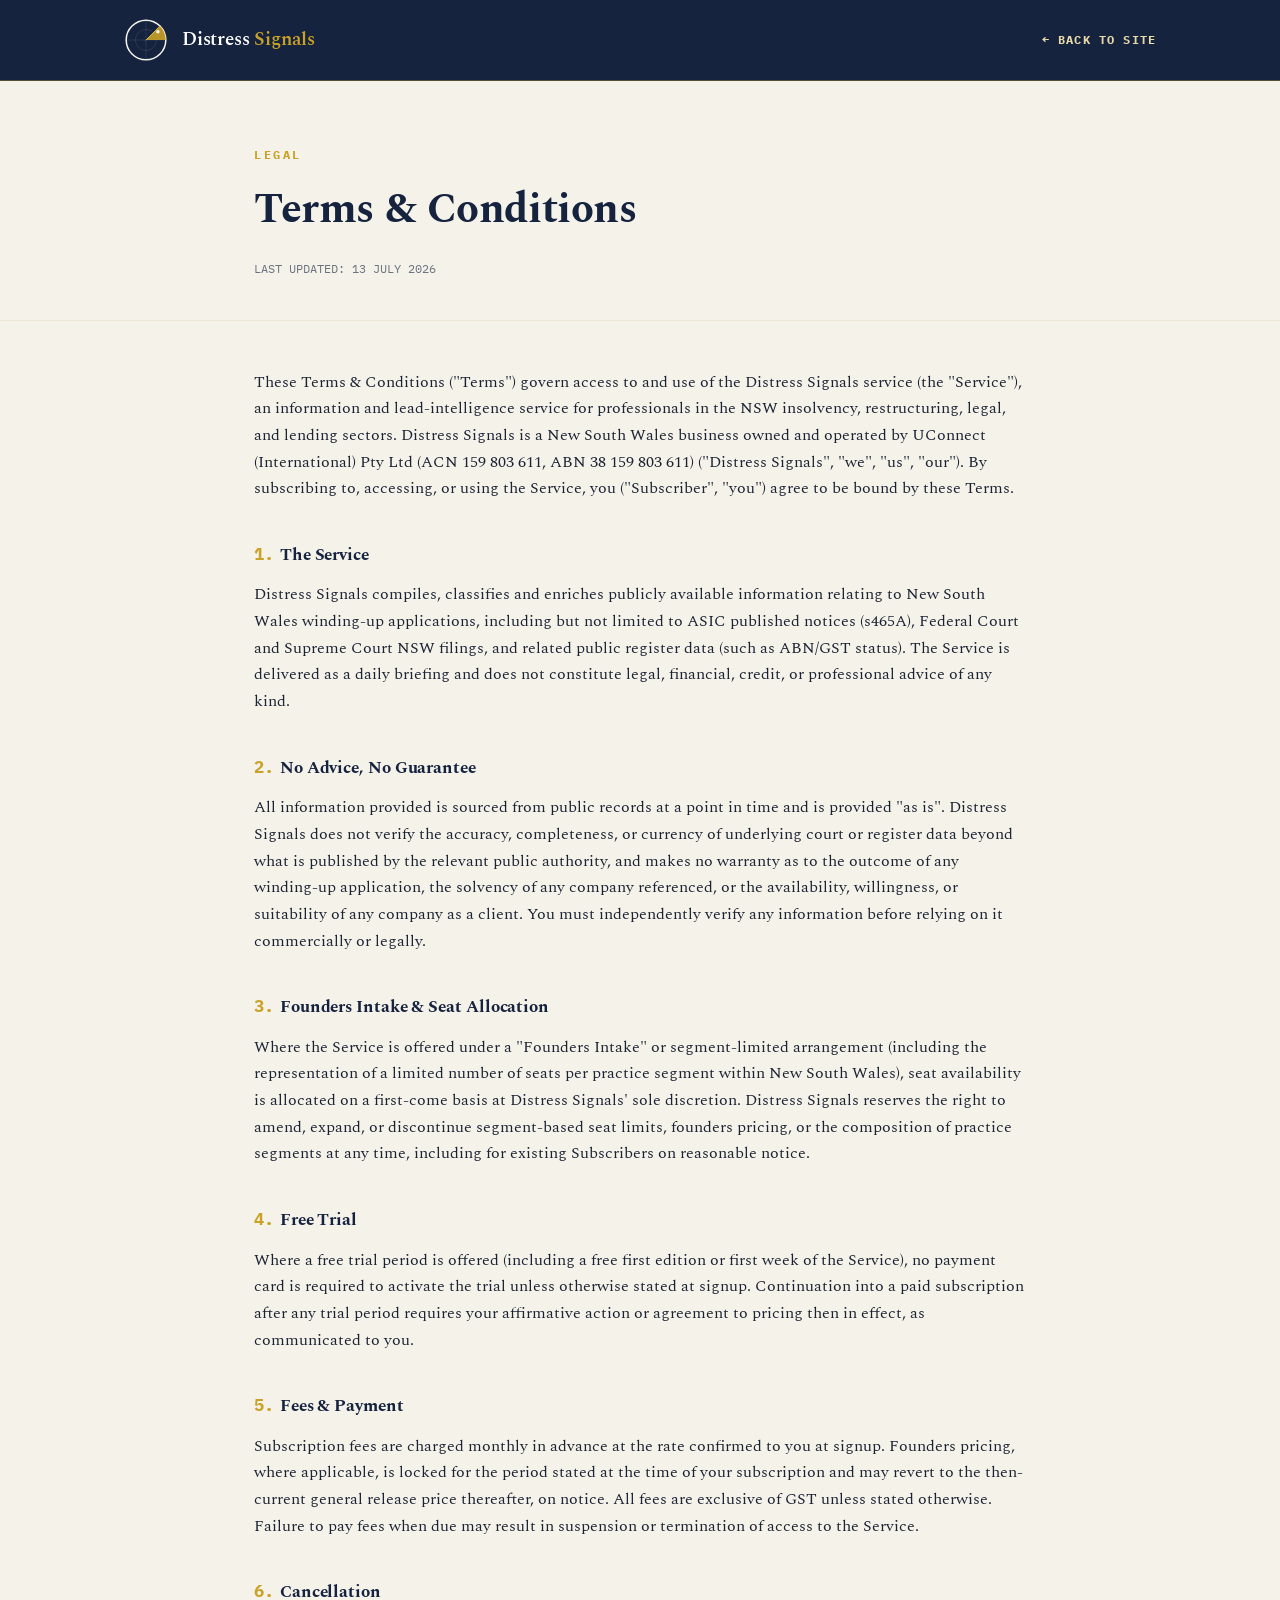
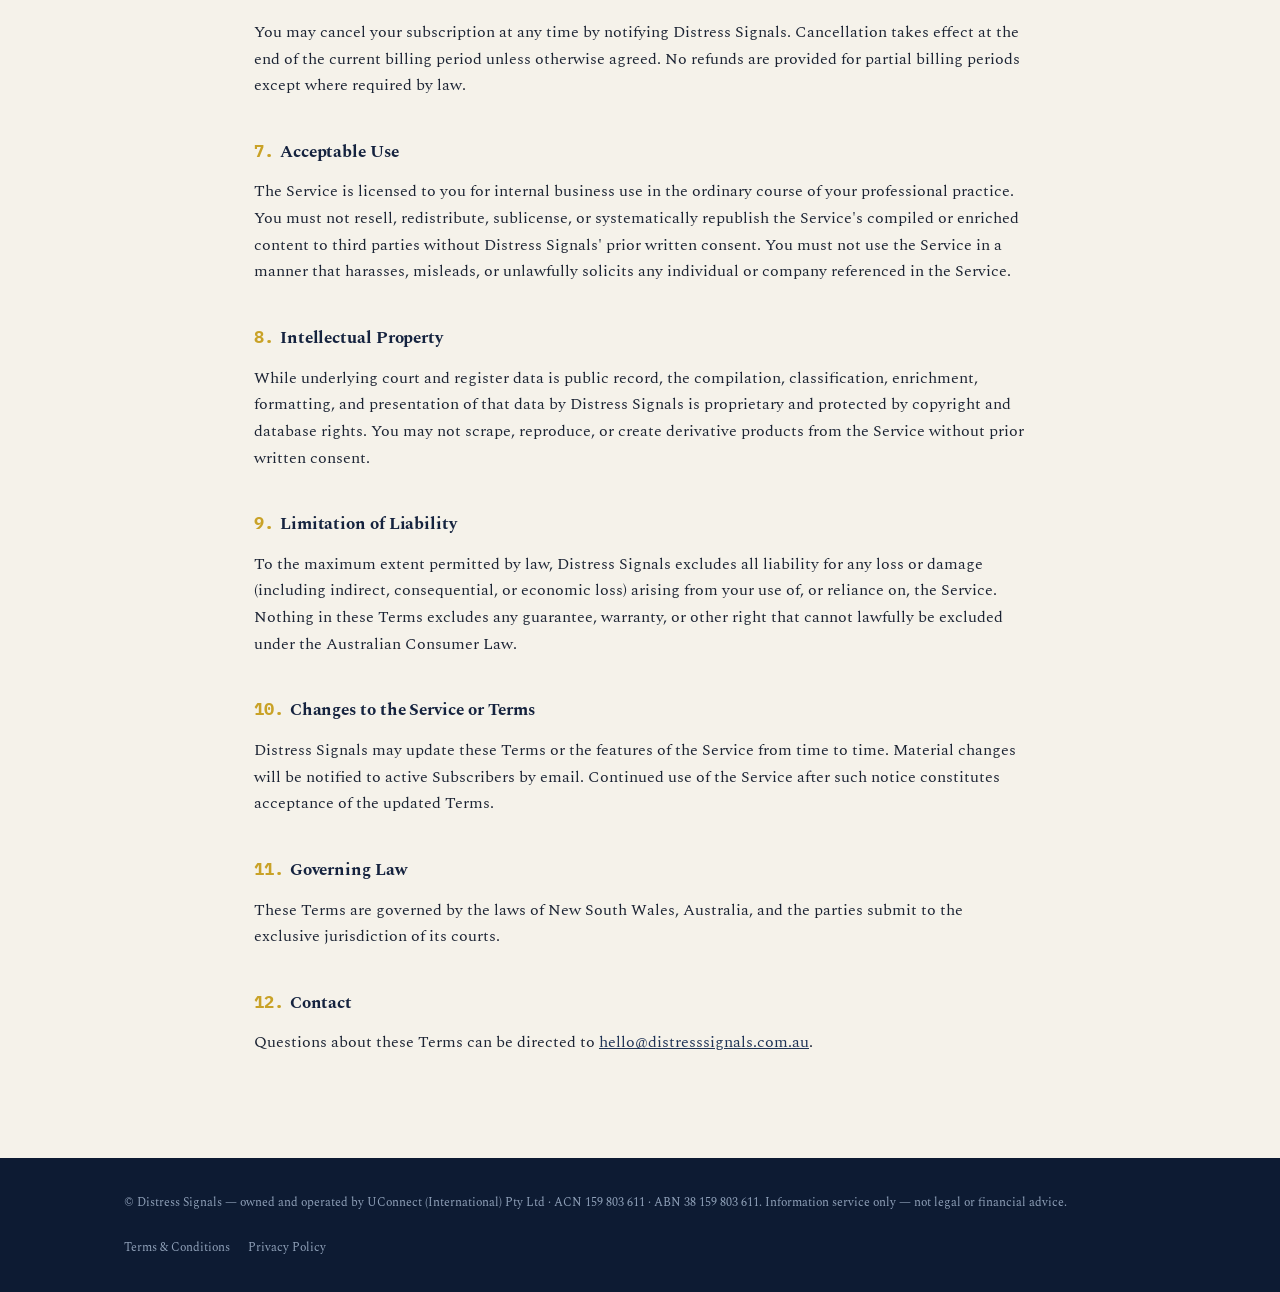
<file: terms.html>
<!DOCTYPE html>
<html lang="en">
<head>
<meta charset="UTF-8">
<meta name="viewport" content="width=device-width, initial-scale=1.0">
<title>Terms &amp; Conditions — Distress Signals</title>
<meta name="description" content="Terms and conditions for Distress Signals — NSW winding-up intelligence briefs.">
<meta name="robots" content="noindex">
<link rel="preconnect" href="https://fonts.googleapis.com">
<link href="https://fonts.googleapis.com/css2?family=IBM+Plex+Mono:wght@400;500;600;700&family=Spectral:ital,wght@0,400;0,500;0,600;0,700;1,400&display=swap" rel="stylesheet">
<style>
  :root{
    --navy:#15233F; --navy2:#1E3255; --gold:#C9A227; --gold-soft:#E7D9A8;
    --paper:#F5F2EA; --ink:#1B2333; --grey:#6B7280; --line:#EEE7D8;
    --live:#1E7A46; --petition:#B42318;
    --display:'Spectral',Georgia,serif; --serif:'Spectral',Georgia,serif; --mono:'IBM Plex Mono',Menlo,monospace;
  }
  *{margin:0;padding:0;box-sizing:border-box}
  body{font-family:var(--serif);color:var(--ink);background:var(--paper);line-height:1.7}
  a{color:var(--navy2)}
  .wrap{max-width:820px;margin:0 auto;padding:0 24px}
  .eyebrow{font-family:var(--mono);font-weight:700;font-size:.72rem;letter-spacing:.22em;text-transform:uppercase;color:var(--gold)}

  .topbar{background:var(--navy);border-bottom:1px solid rgba(201,162,39,.35)}
  .topbar .wrap{display:flex;align-items:center;justify-content:space-between;padding-top:18px;padding-bottom:18px;max-width:1080px}
  .brand{display:flex;align-items:center;gap:14px;text-decoration:none}
  .brand-name{font-family:var(--display);font-weight:600;font-size:1.2rem;letter-spacing:-.01em;color:#fff}
  .brand-name span{color:var(--gold)}
  .mark{width:44px;height:44px;flex:none}
  .mark .sweep{transform-box:view-box;transform-origin:50px 50px;animation:radarsweep 6s linear infinite}
  @keyframes radarsweep{to{transform:rotate(360deg)}}
  @media (prefers-reduced-motion: reduce){.mark .sweep{animation:none}}
  .back{font-family:var(--mono);font-weight:700;font-size:.72rem;letter-spacing:.1em;text-transform:uppercase;color:var(--gold-soft);text-decoration:none}
  .back:hover{color:var(--gold)}

  .legal-head{padding:64px 0 40px;border-bottom:1px solid var(--line)}
  .legal-head h1{font-family:var(--display);font-weight:700;font-size:clamp(1.9rem,4vw,2.6rem);color:var(--navy);letter-spacing:-.01em;margin-top:10px}
  .legal-head .updated{font-family:var(--mono);font-size:.75rem;color:var(--grey);margin-top:14px}

  main{padding:48px 0 88px}
  main h2{font-family:var(--display);font-weight:700;font-size:1.05rem;color:var(--navy);margin:38px 0 12px;letter-spacing:-.005em}
  main h2:first-child{margin-top:0}
  main p{margin:0 0 14px;color:var(--ink);font-size:.98rem}
  main ul{margin:0 0 14px 22px;color:var(--ink);font-size:.98rem}
  main li{margin:6px 0}
  main strong{color:var(--navy)}
  .num{font-family:var(--mono);color:var(--gold);margin-right:6px}

  footer{background:#0D1B33;color:#8FA0B8;padding:34px 0;font-size:.78rem}
  footer .wrap{display:flex;justify-content:space-between;gap:24px;flex-wrap:wrap;max-width:1080px}
  footer a{color:#8FA0B8;text-decoration:none}
  footer a:hover{color:var(--gold)}
  .footer-links{display:flex;gap:18px}

  @media(max-width:600px){
    footer .wrap{flex-direction:column}
  }
</style>
</head>
<body>

<div class="topbar">
  <div class="wrap">
    <a class="brand" href="index.html" aria-label="Distress Signals home">
      <svg class="mark" viewBox="0 0 100 100" role="img" aria-label="Distress Signals mark">
        <circle cx="50" cy="50" r="45" fill="none" stroke="#F5F2EA" stroke-width="3.5"/>
        <circle cx="50" cy="50" r="24" fill="none" stroke="#F5F2EA" stroke-width="1" opacity=".22"/>
        <line x1="50" y1="7" x2="50" y2="93" stroke="#F5F2EA" stroke-width="1" opacity=".22"/>
        <line x1="7" y1="50" x2="93" y2="50" stroke="#F5F2EA" stroke-width="1" opacity=".22"/>
        <g class="sweep">
          <path d="M 50 50 L 95 50 A 45 45 0 0 0 81.8 18.2 Z" fill="#C9A227" opacity=".9"/>
          <line x1="50" y1="50" x2="81.8" y2="18.2" stroke="#E6C25A" stroke-width="2" stroke-linecap="round"/>
          <circle cx="77" cy="31" r="4" fill="#F5F2EA"/>
        </g>
      </svg>
      <span class="brand-name">Distress <span>Signals</span></span>
    </a>
    <a class="back" href="index.html">← Back to site</a>
  </div>
</div>

<header class="legal-head">
  <div class="wrap">
    <div class="eyebrow">Legal</div>
    <h1>Terms &amp; Conditions</h1>
    <div class="updated">LAST UPDATED: 13 JULY 2026</div>
  </div>
</header>

<main>
  <div class="wrap">
    <p>These Terms &amp; Conditions ("Terms") govern access to and use of the Distress Signals service (the "Service"), an information and lead-intelligence service for professionals in the NSW insolvency, restructuring, legal, and lending sectors. Distress Signals is a New South Wales business owned and operated by UConnect (International) Pty Ltd (ACN 159 803 611, ABN 38 159 803 611) ("Distress Signals", "we", "us", "our"). By subscribing to, accessing, or using the Service, you ("Subscriber", "you") agree to be bound by these Terms.</p>

    <h2><span class="num">1.</span>The Service</h2>
    <p>Distress Signals compiles, classifies and enriches publicly available information relating to New South Wales winding-up applications, including but not limited to ASIC published notices (s465A), Federal Court and Supreme Court NSW filings, and related public register data (such as ABN/GST status). The Service is delivered as a daily briefing and does not constitute legal, financial, credit, or professional advice of any kind.</p>

    <h2><span class="num">2.</span>No Advice, No Guarantee</h2>
    <p>All information provided is sourced from public records at a point in time and is provided "as is". Distress Signals does not verify the accuracy, completeness, or currency of underlying court or register data beyond what is published by the relevant public authority, and makes no warranty as to the outcome of any winding-up application, the solvency of any company referenced, or the availability, willingness, or suitability of any company as a client. You must independently verify any information before relying on it commercially or legally.</p>

    <h2><span class="num">3.</span>Founders Intake &amp; Seat Allocation</h2>
    <p>Where the Service is offered under a "Founders Intake" or segment-limited arrangement (including the representation of a limited number of seats per practice segment within New South Wales), seat availability is allocated on a first-come basis at Distress Signals' sole discretion. Distress Signals reserves the right to amend, expand, or discontinue segment-based seat limits, founders pricing, or the composition of practice segments at any time, including for existing Subscribers on reasonable notice.</p>

    <h2><span class="num">4.</span>Free Trial</h2>
    <p>Where a free trial period is offered (including a free first edition or first week of the Service), no payment card is required to activate the trial unless otherwise stated at signup. Continuation into a paid subscription after any trial period requires your affirmative action or agreement to pricing then in effect, as communicated to you.</p>

    <h2><span class="num">5.</span>Fees &amp; Payment</h2>
    <p>Subscription fees are charged monthly in advance at the rate confirmed to you at signup. Founders pricing, where applicable, is locked for the period stated at the time of your subscription and may revert to the then-current general release price thereafter, on notice. All fees are exclusive of GST unless stated otherwise. Failure to pay fees when due may result in suspension or termination of access to the Service.</p>

    <h2><span class="num">6.</span>Cancellation</h2>
    <p>You may cancel your subscription at any time by notifying Distress Signals. Cancellation takes effect at the end of the current billing period unless otherwise agreed. No refunds are provided for partial billing periods except where required by law.</p>

    <h2><span class="num">7.</span>Acceptable Use</h2>
    <p>The Service is licensed to you for internal business use in the ordinary course of your professional practice. You must not resell, redistribute, sublicense, or systematically republish the Service's compiled or enriched content to third parties without Distress Signals' prior written consent. You must not use the Service in a manner that harasses, misleads, or unlawfully solicits any individual or company referenced in the Service.</p>

    <h2><span class="num">8.</span>Intellectual Property</h2>
    <p>While underlying court and register data is public record, the compilation, classification, enrichment, formatting, and presentation of that data by Distress Signals is proprietary and protected by copyright and database rights. You may not scrape, reproduce, or create derivative products from the Service without prior written consent.</p>

    <h2><span class="num">9.</span>Limitation of Liability</h2>
    <p>To the maximum extent permitted by law, Distress Signals excludes all liability for any loss or damage (including indirect, consequential, or economic loss) arising from your use of, or reliance on, the Service. Nothing in these Terms excludes any guarantee, warranty, or other right that cannot lawfully be excluded under the Australian Consumer Law.</p>

    <h2><span class="num">10.</span>Changes to the Service or Terms</h2>
    <p>Distress Signals may update these Terms or the features of the Service from time to time. Material changes will be notified to active Subscribers by email. Continued use of the Service after such notice constitutes acceptance of the updated Terms.</p>

    <h2><span class="num">11.</span>Governing Law</h2>
    <p>These Terms are governed by the laws of New South Wales, Australia, and the parties submit to the exclusive jurisdiction of its courts.</p>

    <h2><span class="num">12.</span>Contact</h2>
    <p>Questions about these Terms can be directed to <a href="mailto:hello@distresssignals.com.au">hello@distresssignals.com.au</a>.</p>
  </div>
</main>

<footer>
  <div class="wrap">
    <div>© Distress Signals — owned and operated by UConnect (International) Pty Ltd · ACN 159 803 611 · ABN 38 159 803 611. Information service only — not legal or financial advice.</div>
    <div class="footer-links">
      <a href="terms.html">Terms &amp; Conditions</a>
      <a href="privacy.html">Privacy Policy</a>
    </div>
  </div>
</footer>

</body>
</html>
</file>
<file: commercial-calculator/style.css>
:root {
  --paper: #F7F6F1;
  --panel: #FFFFFF;
  --ink: #191B20;
  --grey: #63697A;
  --grey-soft: #9298A6;
  --line: #E4E1D6;
  --track: #E9E7DD;

  --worst: #B0271C;
  --best: #2F6F4E;
  --band: rgba(176, 39, 28, 0.05);
  --band-strong: #2F6F4E;

  --critical-bg: #FBEAE8;
  --critical-border: #B0271C;
  --warning-bg: #FBF3E4;
  --warning-border: #9A6B12;
  --info-bg: #EFF1F5;
  --info-border: #4B5568;
  --positive-bg: #EAF3EC;
  --positive-border: #2F6F4E;

  --sans: 'Inter', -apple-system, BlinkMacSystemFont, 'Segoe UI', sans-serif;
  --mono: 'IBM Plex Mono', 'SFMono-Regular', Menlo, Consolas, monospace;
}

* { box-sizing: border-box; }
html { scroll-behavior: smooth; }
body {
  margin: 0;
  font-family: var(--sans);
  background: var(--paper);
  color: var(--ink);
  line-height: 1.5;
}

/* tabular figures everywhere numbers appear so digits don't jitter */
.tnum, .hero-value, .metric-value, .field-label b, .chart-label, .chart-cell-label,
.chart-label-bold, table, .assumptions-grid, .ms-value {
  font-variant-numeric: tabular-nums;
  font-feature-settings: 'tnum' 1;
}

/* ---------------- topbar ---------------- */
.topbar { background: var(--ink); color: #fff; border-bottom: 3px solid var(--worst); }
.topbar-inner {
  max-width: 1320px; margin: 0 auto; padding: 16px 24px;
  display: flex; align-items: center; justify-content: space-between; gap: 16px; flex-wrap: wrap;
}
.brand { display: flex; align-items: center; gap: 12px; }
.brand-mark { width: 10px; height: 10px; border-radius: 50%; background: var(--worst); flex: none; }
.brand-name { font-weight: 600; font-size: 1.05rem; letter-spacing: -0.01em; }
.brand-sub { font-family: var(--mono); font-size: 0.7rem; color: #B7BBC6; margin-top: 2px; }
.mode-toggle { display: flex; border: 1px solid rgba(255,255,255,.25); border-radius: 6px; overflow: hidden; }
.mode-btn {
  font-family: var(--mono); font-size: 0.72rem; letter-spacing: .06em; text-transform: uppercase;
  background: transparent; color: #C7CAD3; border: none; padding: 9px 16px; cursor: pointer;
}
.mode-btn[aria-pressed="true"] { background: #fff; color: var(--ink); font-weight: 600; }

/* ---------------- mobile summary ---------------- */
.mobile-summary {
  display: none; position: sticky; top: 0; z-index: 20; background: var(--ink); color: #fff;
  padding: 10px 16px; gap: 18px; align-items: baseline;
}
.ms-item { display: flex; flex-direction: column; }
.ms-label { font-family: var(--mono); font-size: 0.58rem; text-transform: uppercase; letter-spacing: .08em; color: #9298A6; }
.ms-value { font-family: var(--mono); font-weight: 600; font-size: 1rem; }

/* ---------------- layout ---------------- */
.layout { max-width: 1320px; margin: 0 auto; padding: 24px; display: grid; grid-template-columns: 380px 1fr; gap: 28px; align-items: start; }

.inputs {
  position: sticky; top: 20px; max-height: calc(100vh - 40px); overflow-y: auto;
  background: var(--panel); border: 1px solid var(--line); border-radius: 10px; padding: 6px;
}
.results { display: flex; flex-direction: column; gap: 20px; min-width: 0; }

/* ---------------- accordion ---------------- */
.accordion { border-bottom: 1px solid var(--line); }
.accordion:last-of-type { border-bottom: none; }
.accordion-head {
  width: 100%; display: flex; justify-content: space-between; align-items: center;
  background: none; border: none; cursor: pointer; padding: 14px 12px;
  font-family: var(--sans); font-weight: 600; font-size: 0.88rem; color: var(--ink);
}
.chev { color: var(--grey-soft); transition: transform .15s ease; font-size: 0.8rem; }
.accordion[data-open="true"] .chev { transform: rotate(180deg); }
.accordion-body { display: none; padding: 0 12px 16px; }
.accordion[data-open="true"] .accordion-body { display: block; }

.field { display: block; margin-bottom: 14px; }
.field-label { display: flex; justify-content: space-between; font-size: 0.78rem; color: var(--grey); margin-bottom: 6px; }
.field-label b { color: var(--ink); font-family: var(--mono); font-weight: 600; }
.field-inline { display: flex; align-items: center; justify-content: space-between; gap: 10px; }
.field-inline .field-label { margin-bottom: 0; flex: 1; }
.field-inline select, .field-inline input[type="number"] { width: 130px; }
.field-check { display: flex; align-items: center; gap: 8px; font-size: 0.82rem; }
.field-check input { width: 16px; height: 16px; }

input[type="number"], select {
  font-family: var(--mono); font-size: 0.85rem; color: var(--ink);
  background: var(--paper); border: 1px solid var(--line); border-radius: 6px; padding: 7px 9px; width: 100%;
}
.input-money { display: flex; align-items: center; border: 1px solid var(--line); border-radius: 6px; background: var(--paper); overflow: hidden; }
.input-money span { padding: 0 0 0 10px; font-family: var(--mono); color: var(--grey); }
.input-money input { border: none; background: transparent; }

.slider { width: 100%; -webkit-appearance: none; appearance: none; height: 6px; border-radius: 4px; background: var(--track); outline: none; margin: 4px 0; }
.slider::-webkit-slider-thumb { -webkit-appearance: none; width: 16px; height: 16px; border-radius: 50%; background: var(--ink); cursor: pointer; border: 2px solid #fff; box-shadow: 0 0 0 1px var(--line); }
.slider::-moz-range-thumb { width: 16px; height: 16px; border-radius: 50%; background: var(--ink); cursor: pointer; border: 2px solid #fff; }
.slider-lvr { background: linear-gradient(to right, #2F6F4E 0%, #2F6F4E 62.5%, #9A6B12 62.5%, #9A6B12 81.25%, #B0271C 81.25%, #B0271C 100%); }
.slider-ticks { display: flex; justify-content: space-between; font-size: 0.62rem; color: var(--grey-soft); margin-top: 4px; }
.tick-note { text-align: center; }

.hint { font-size: 0.74rem; color: var(--grey); line-height: 1.4; margin: 4px 0 10px; }
.hint.warning { color: var(--warning-border); }

.btn-reset {
  width: calc(100% - 24px); margin: 8px 12px 12px; padding: 10px; background: var(--paper);
  border: 1px solid var(--line); border-radius: 6px; font-family: var(--mono); font-size: 0.75rem;
  text-transform: uppercase; letter-spacing: .05em; color: var(--grey); cursor: pointer;
}
.btn-reset:hover { border-color: var(--grey-soft); color: var(--ink); }

/* ---------------- results ---------------- */
.error-banner { background: var(--critical-bg); border: 1px solid var(--critical-border); color: var(--critical-border); padding: 16px 20px; border-radius: 8px; font-weight: 600; }

.hero-metric { background: var(--panel); border: 1px solid var(--line); border-radius: 10px; padding: 28px 28px 24px; }
.hero-label { font-family: var(--mono); font-size: 0.72rem; text-transform: uppercase; letter-spacing: .08em; color: var(--grey); }
.hero-value {
  font-family: var(--mono); font-weight: 700; letter-spacing: -0.02em; line-height: 1;
  font-size: clamp(2.6rem, 6vw, 4.4rem); margin: 8px 0 6px; color: var(--ink);
  transition: opacity .15s ease;
}
.hero-sub { font-size: 0.86rem; color: var(--grey); }

.metric-strip { display: grid; grid-template-columns: repeat(auto-fit, minmax(220px, 1fr)); gap: 12px; }
.metric-card { background: var(--panel); border: 1px solid var(--line); border-radius: 10px; padding: 16px 18px; }
.metric-card-title { font-family: var(--mono); font-size: 0.68rem; text-transform: uppercase; letter-spacing: .06em; color: var(--grey); margin-bottom: 10px; }
.metric-scenarios { display: flex; justify-content: space-between; gap: 6px; }
.metric-scenario { flex: 1; text-align: center; }
.metric-scenario .msc-label { font-family: var(--mono); font-size: 0.6rem; text-transform: uppercase; color: var(--grey-soft); }
.metric-scenario .msc-value { font-family: var(--mono); font-weight: 600; font-size: 1.02rem; margin-top: 2px; }
.metric-scenario.worst .msc-value { color: var(--worst); }
.metric-scenario.best .msc-value { color: var(--best); }
.metric-pass { color: var(--best); font-weight: 700; }
.metric-fail { color: var(--worst); font-weight: 700; }

/* ---------------- scenario key ---------------- */
.scenario-key { display: grid; grid-template-columns: repeat(auto-fit, minmax(220px, 1fr)); gap: 12px; }
.scenario-key-item { background: var(--panel); border: 1px solid var(--line); border-left: 3px solid var(--grey-soft); border-radius: 8px; padding: 14px 16px; }
.scenario-key-item.worst { border-left-color: var(--worst); }
.scenario-key-item.base { border-left-color: var(--ink); }
.scenario-key-item.best { border-left-color: var(--best); }
.sk-title { font-family: var(--mono); font-weight: 700; font-size: 0.72rem; text-transform: uppercase; letter-spacing: .05em; margin-bottom: 6px; }
.scenario-key-item.worst .sk-title { color: var(--worst); }
.scenario-key-item.best .sk-title { color: var(--best); }
.sk-body { font-size: 0.8rem; color: var(--grey); line-height: 1.45; }

/* ---------------- exit summary ---------------- */
.exit-summary-grid { display: grid; grid-template-columns: repeat(auto-fit, minmax(230px, 1fr)); gap: 12px; }
.exit-summary-card { border: 1px solid var(--line); border-radius: 10px; padding: 16px 18px; }
.exit-summary-card.worst { border-color: var(--worst); background: var(--critical-bg); }
.exit-summary-card.base { background: var(--paper); }
.exit-summary-card.best { border-color: var(--best); background: var(--positive-bg); }
.esc-title { font-family: var(--mono); font-weight: 700; font-size: 0.72rem; text-transform: uppercase; letter-spacing: .05em; margin-bottom: 10px; color: var(--grey); }
.exit-summary-card.worst .esc-title { color: var(--worst); }
.exit-summary-card.best .esc-title { color: var(--best); }
.esc-row { display: flex; justify-content: space-between; align-items: baseline; padding: 5px 0; font-size: 0.82rem; gap: 10px; }
.esc-row span { color: var(--grey); }
.esc-row b { font-family: var(--mono); font-weight: 600; text-align: right; }
.esc-row.esc-highlight { border-top: 1px dashed var(--line); border-bottom: 1px dashed var(--line); margin: 4px 0; padding: 8px 0; }
.esc-row.esc-highlight b { font-size: 1rem; }
.esc-good { color: var(--best); }
.esc-bad { color: var(--worst); }

/* ---------------- simple scenario toggle ---------------- */
.simple-scenario-toggle { display: flex; gap: 8px; }
.simple-scenario-toggle button {
  flex: 1; display: flex; flex-direction: column; align-items: center; gap: 2px;
  font-family: var(--mono); font-weight: 700; font-size: 0.8rem; text-transform: uppercase; letter-spacing: .04em;
  padding: 12px; border-radius: 8px; border: 1px solid var(--line); background: var(--panel); color: var(--grey); cursor: pointer;
}
.simple-scenario-toggle button span { font-weight: 600; font-size: 0.68rem; text-transform: none; letter-spacing: 0; color: var(--grey-soft); }
.simple-scenario-toggle button[aria-pressed="true"] { background: var(--ink); color: #fff; border-color: var(--ink); }
.simple-scenario-toggle button[aria-pressed="true"] span { color: #C7CAD3; }
.simple-scenario-toggle button[data-scenario="worst"][aria-pressed="true"] { background: var(--worst); border-color: var(--worst); }
.simple-scenario-toggle button[data-scenario="best"][aria-pressed="true"] { background: var(--best); border-color: var(--best); }

.bank-rate-field { margin-bottom: 18px; padding-bottom: 16px; border-bottom: 1px dashed var(--line); }

/* ---------------- advanced section divider ---------------- */
.advanced-divider { padding: 8px 4px 4px; }
.advanced-divider h2 { font-size: 1.1rem; font-weight: 700; margin: 0 0 4px; }
.advanced-divider p { font-size: 0.84rem; color: var(--grey); margin: 0; }
#advancedAnalysis:not([hidden]) { display: flex; flex-direction: column; gap: 20px; }

.panel { background: var(--panel); border: 1px solid var(--line); border-radius: 10px; padding: 22px 24px; }
.panel h2 { font-size: 1.02rem; font-weight: 700; margin: 0 0 4px; letter-spacing: -0.01em; }
.panel-sub { font-size: 0.82rem; color: var(--grey); margin: 0 0 14px; }

.legend { display: flex; gap: 18px; margin-top: 8px; font-size: 0.78rem; color: var(--grey); }
.legend-item { display: flex; align-items: center; gap: 6px; }
.sw { width: 12px; height: 3px; display: inline-block; border-radius: 2px; }
.sw-worst { background: var(--worst); }
.sw-base { background: var(--ink); }
.sw-best { background: var(--best); }

/* ---------------- chart tooltips ---------------- */
[data-tooltip] { cursor: crosshair; }
[data-tooltip]:hover { fill: rgba(0, 0, 0, 0.035); }
.chart-tooltip {
  position: fixed; z-index: 1000; pointer-events: none;
  background: var(--ink); color: #fff; font-family: var(--mono); font-size: 0.74rem; line-height: 1.6;
  padding: 9px 12px; border-radius: 6px; box-shadow: 0 10px 24px rgba(0, 0, 0, .28);
  white-space: pre; transform: translate(-50%, -100%); margin-top: -12px; max-width: 260px;
}
.chart-tooltip[hidden] { display: none; }

.chart-label { font-family: var(--mono); font-size: 9px; fill: var(--grey); }
.chart-label-bold { font-family: var(--mono); font-size: 10px; font-weight: 700; fill: var(--ink); }
.chart-cell-label { font-family: var(--mono); font-size: 10px; fill: #fff; font-weight: 600; }

/* ---------------- advice panel ---------------- */
.advice-item { display: flex; gap: 12px; padding: 12px 14px; border-radius: 8px; border: 1px solid; margin-bottom: 10px; }
.advice-item.critical { background: var(--critical-bg); border-color: var(--critical-border); }
.advice-item.warning { background: var(--warning-bg); border-color: var(--warning-border); }
.advice-item.info { background: var(--info-bg); border-color: var(--info-border); }
.advice-item.positive { background: var(--positive-bg); border-color: var(--positive-border); }
.advice-badge { font-family: var(--mono); font-size: 0.6rem; text-transform: uppercase; letter-spacing: .06em; font-weight: 700; padding: 3px 7px; border-radius: 99px; height: fit-content; white-space: nowrap; }
.advice-item.critical .advice-badge { background: var(--critical-border); color: #fff; }
.advice-item.warning .advice-badge { background: var(--warning-border); color: #fff; }
.advice-item.info .advice-badge { background: var(--info-border); color: #fff; }
.advice-item.positive .advice-badge { background: var(--positive-border); color: #fff; }
.advice-title { font-weight: 700; font-size: 0.88rem; margin-bottom: 3px; }
.advice-body { font-size: 0.84rem; color: var(--ink); line-height: 1.45; }
.btn-link { background: none; border: none; color: var(--grey); font-family: var(--mono); font-size: 0.75rem; text-decoration: underline; cursor: pointer; padding: 0; }
.advice-empty { color: var(--grey); font-size: 0.86rem; }

/* ---------------- portfolio module ---------------- */
.portfolio-metric-toggle { display: flex; flex-wrap: wrap; gap: 8px; margin-bottom: 14px; }
.portfolio-metric-toggle button {
  font-family: var(--mono); font-size: 0.72rem; padding: 7px 12px; border-radius: 99px;
  border: 1px solid var(--line); background: var(--paper); cursor: pointer; color: var(--grey);
}
.portfolio-metric-toggle button.active { background: var(--ink); color: #fff; border-color: var(--ink); }

table.portfolio-table { width: 100%; border-collapse: collapse; margin-top: 16px; font-size: 0.82rem; }
table.portfolio-table th, table.portfolio-table td { text-align: right; padding: 8px 10px; border-bottom: 1px solid var(--line); font-family: var(--mono); }
table.portfolio-table th:first-child, table.portfolio-table td:first-child { text-align: left; font-family: var(--sans); }
table.portfolio-table th { color: var(--grey); font-weight: 600; font-size: 0.7rem; text-transform: uppercase; letter-spacing: .04em; }
.portfolio-recommendation { display: flex; gap: 10px; padding: 10px 0; border-top: 1px dashed var(--line); font-size: 0.83rem; }
.portfolio-recommendation .n-badge { font-family: var(--mono); font-weight: 700; background: var(--info-bg); color: var(--info-border); border-radius: 6px; padding: 2px 8px; height: fit-content; }

/* ---------------- assumptions ---------------- */
.assumptions-grid { display: grid; grid-template-columns: repeat(auto-fit, minmax(220px, 1fr)); gap: 4px 24px; font-size: 0.8rem; }
.assumption-row { display: flex; justify-content: space-between; padding: 6px 0; border-bottom: 1px dotted var(--line); }
.assumption-row span:first-child { color: var(--grey); }
.assumption-row span:last-child { font-family: var(--mono); font-weight: 600; }

/* ---------------- footer ---------------- */
.disclaimer { max-width: 1320px; margin: 0 auto; padding: 24px; font-size: 0.74rem; color: var(--grey); line-height: 1.5; border-top: 1px solid var(--line); }

/* ---------------- responsive ---------------- */
@media (max-width: 980px) {
  .layout { grid-template-columns: 1fr; }
  .inputs { position: static; max-height: none; }
  .mobile-summary { display: flex; }
  .results { order: -1; }
  .inputs { order: 1; }
}
@media (max-width: 600px) {
  .layout { padding: 14px; gap: 16px; }
  .panel { padding: 16px; }
  .hero-metric { padding: 20px; }
}
</file>
